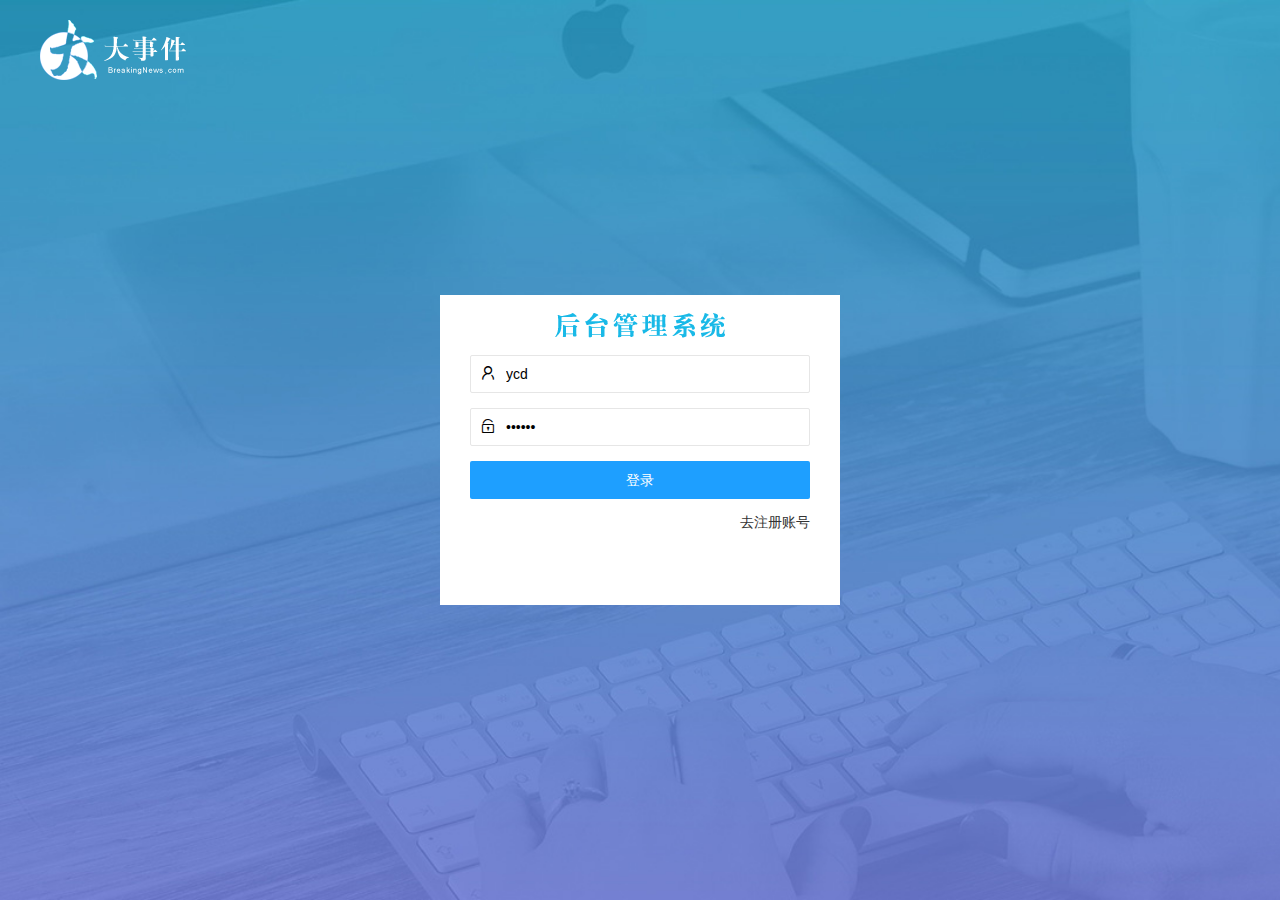
<file: login.html>
<!DOCTYPE html>
<html lang="en">

<head>
    <meta charset="UTF-8">
    <meta http-equiv="X-UA-Compatible" content="IE=edge">
    <meta name="viewport" content="width=device-width, initial-scale=1.0">
    <title>大事件-登录页面</title>
    <!-- 引入 layui 的css -->
    <link rel="stylesheet" href="/assets/lib/layui/css/layui.css">
    <!-- 再引入自己的css -->
    <link rel="stylesheet" href="/assets/css/login.css">
</head>

<body>
    <!-- 头部logo模块 -->
    <div class="layui-main header">
        <img src="/assets/images/logo.png" alt="">
    </div>

    <!-- 登录和注册区域 -->
    <div class="loginAndRegBox">
        <!-- 标题 -->
        <div class="titleBox"></div>
        <!-- 登录 -->
        <div class="login_box">
            <!-- 登录表单 -->
            <form class="layui-form login_form" action="" id="form_login">
                <!-- 用户名 -->
                <div class="layui-form-item">
                    <i class="layui-icon layui-icon-username"></i>
                    <input type="text" name="username" required lay-verify="required" placeholder="请输入用户名"
                        autocomplete="off" class="layui-input" value="ycd">
                </div>
                <!-- 密码 -->
                <div class="layui-form-item">
                    <i class="layui-icon layui-icon-password"></i>
                    <input type="password" name="password" required lay-verify="required|pwd" placeholder="请输入密码"
                        autocomplete="off" class="layui-input" value="123123">
                </div>
                <!-- 提交按钮 -->
                <div class="layui-form-item">
                    <button class="layui-btn layui-btn-fluid layui-btn-normal" lay-submit
                        lay-filter="formDemo">登录</button>
                </div>
                <!-- 跳转链接 -->
                <div class="layui-form-item links">
                    <a href="javascript:;" id="link_reg">去注册账号</a>
                </div>
            </form>
        </div>
        <!-- 注册 -->
        <div class="reg_box">
            <!-- 注册表单 -->
            <form class="layui-form login_form" action="" id="form_reg">
                <!-- 用户名 -->
                <div class="layui-form-item">
                    <i class="layui-icon layui-icon-username"></i>
                    <input type="text" name="username" required lay-verify="required" placeholder="请输入用户名"
                        autocomplete="off" class="layui-input">
                </div>
                <!-- 密码 -->
                <div class="layui-form-item">
                    <i class="layui-icon layui-icon-password"></i>
                    <input type="password" name="password" required lay-verify="required|pwd" placeholder="请输入密码"
                        autocomplete="off" class="layui-input">
                </div>
                <!-- 确认密码 -->
                <div class="layui-form-item">
                    <i class="layui-icon layui-icon-password"></i>
                    <input type="password" name="repassword" required lay-verify="required|pwd|repwd"
                        placeholder="再次确认密码" autocomplete="off" class="layui-input">
                </div>
                <!-- 提交按钮 -->
                <div class="layui-form-item">
                    <button class="layui-btn layui-btn-fluid layui-btn-normal" lay-submit
                        lay-filter="formDemo">注册</button>
                </div>
                <!-- 跳转链接 -->
                <div class="layui-form-item links">
                    <a href="javascript:;" id="link_login">去登录</a>
                </div>
            </form>
        </div>
    </div>
    <!-- 登录和注册区域 end -->



    <!-- 引入layui.all.js -->
    <script src="/assets/lib/layui/layui.all.js"></script>
    <!-- 引入jQuery -->
    <script src="/assets/lib/jquery.js"></script>
    <!-- 在jQuery之后本页面的js之前 引入baseAPI -->
    <script src="./assets/js/baseAPI.js"></script>
    <!-- 引入自己的js -->
    <script src="/assets/js/login.js"></script>
</body>

</html>
</file>
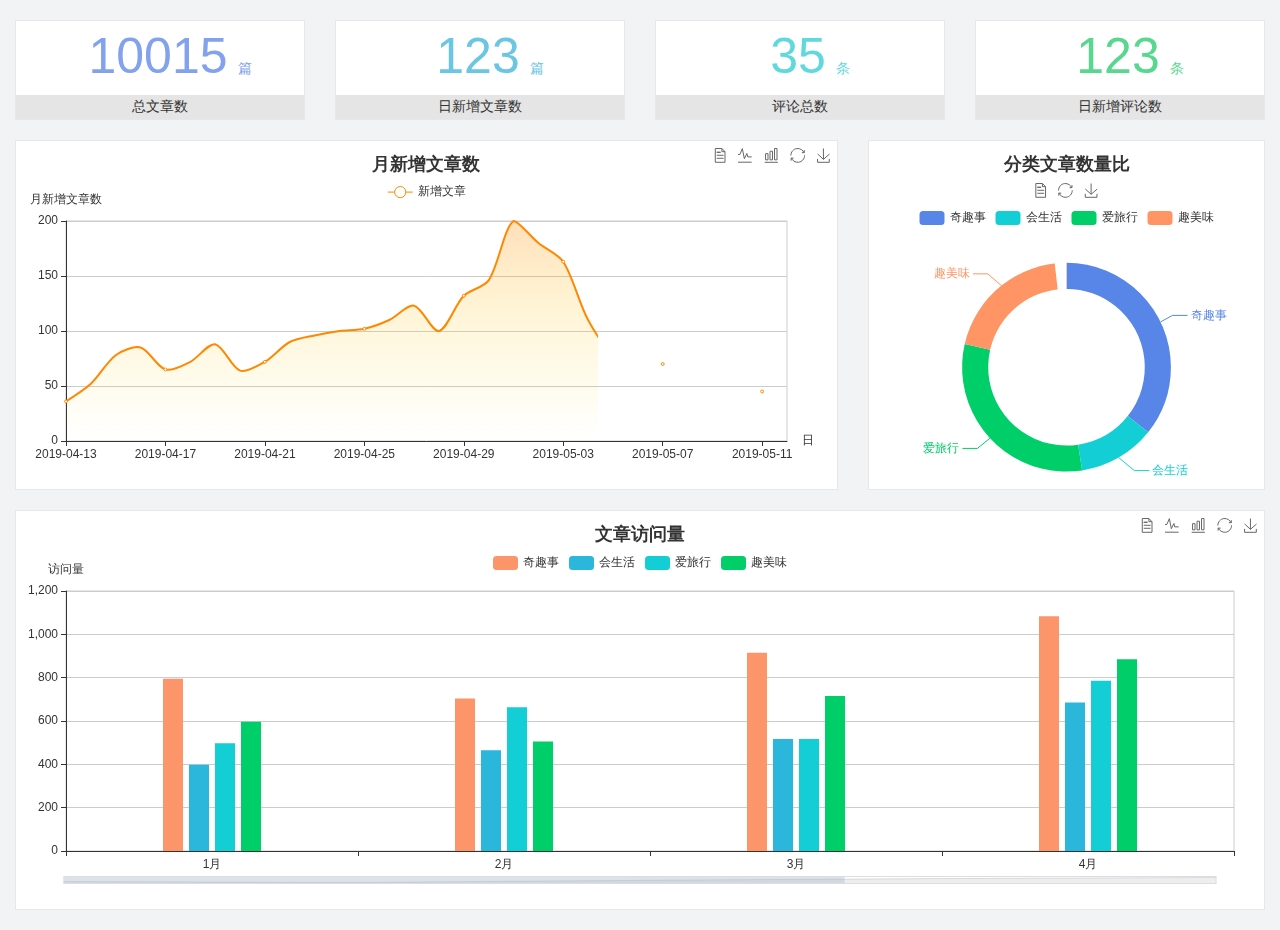
<file: home/dashboard.html>
<!DOCTYPE html>
<html lang="en">

<head>
  <meta charset="UTF-8">
  <meta name="viewport" content="width=device-width, initial-scale=1.0">
  <meta http-equiv="X-UA-Compatible" content="ie=edge">
  <title>图表统计</title>
  <link rel="stylesheet" href="../assets/lib/bootstrap.css" />
  <link rel="stylesheet" href="../assets/lib/main.css" />
  <script src="../assets/lib/jquery.js"></script>
  <script type="text/javascript" src="../assets/lib/echarts.min.js"></script>
</head>

<body>
  <div class="container-fluid">
    <div class="row spannel_list">
      <div class="col-sm-3 col-xs-6">
        <div class="spannel">
          <em>10015</em><span>篇</span>
          <b>总文章数</b>
        </div>
      </div>
      <div class="col-sm-3 col-xs-6">
        <div class="spannel scolor01">
          <em>123</em><span>篇</span>
          <b>日新增文章数</b>
        </div>
      </div>
      <div class="col-sm-3 col-xs-6">
        <div class="spannel scolor02">
          <em>35</em><span>条</span>
          <b>评论总数</b>
        </div>
      </div>
      <div class="col-sm-3 col-xs-6">
        <div class="spannel scolor03">
          <em>123</em><span>条</span>
          <b>日新增评论数</b>
        </div>
      </div>
    </div>
  </div>

  <div class="container-fluid">
    <div class="row curve-pie">
      <div class="col-lg-8 col-md-8">
        <div class="gragh_pannel" id="curve_show"></div>
      </div>
      <div class="col-lg-4 col-md-4">
        <div class="gragh_pannel" id="pie_show"></div>
      </div>
    </div>
  </div>

  <div class="container-fluid">
    <div class="column_pannel" id="column_show"></div>
  </div>

  <script>
    var oChart = echarts.init(document.getElementById('curve_show'));
    var aList_all = [
      { 'count': 36, 'date': '2019-04-13' },
      { 'count': 52, 'date': '2019-04-14' },
      { 'count': 78, 'date': '2019-04-15' },
      { 'count': 85, 'date': '2019-04-16' },
      { 'count': 65, 'date': '2019-04-17' },
      { 'count': 72, 'date': '2019-04-18' },
      { 'count': 88, 'date': '2019-04-19' },
      { 'count': 64, 'date': '2019-04-20' },
      { 'count': 72, 'date': '2019-04-21' },
      { 'count': 90, 'date': '2019-04-22' },
      { 'count': 96, 'date': '2019-04-23' },
      { 'count': 100, 'date': '2019-04-24' },
      { 'count': 102, 'date': '2019-04-25' },
      { 'count': 110, 'date': '2019-04-26' },
      { 'count': 123, 'date': '2019-04-27' },
      { 'count': 100, 'date': '2019-04-28' },
      { 'count': 132, 'date': '2019-04-29' },
      { 'count': 146, 'date': '2019-04-30' },
      { 'count': 200, 'date': '2019-05-01' },
      { 'count': 180, 'date': '2019-05-02' },
      { 'count': 163, 'date': '2019-05-03' },
      { 'count': 110, 'date': '2019-05-04' },
      { 'count': 80, 'date': '2019-05-05' },
      { 'count': 82, 'date': '2019-05-06' },
      { 'count': 70, 'date': '2019-05-07' },
      { 'count': 65, 'date': '2019-05-08' },
      { 'count': 54, 'date': '2019-05-09' },
      { 'count': 40, 'date': '2019-05-10' },
      { 'count': 45, 'date': '2019-05-11' },
      { 'count': 38, 'date': '2019-05-12' },
    ];

    let aCount = [];
    let aDate = [];

    for (var i = 0; i < aList_all.length; i++) {
      aCount.push(aList_all[i].count);
      aDate.push(aList_all[i].date);
    }

    var chartopt = {
      title: {
        text: '月新增文章数',
        left: 'center',
        top: '10'
      },
      tooltip: {
        trigger: 'axis'
      },
      legend: {
        data: ['新增文章'],
        top: '40'
      },
      toolbox: {
        show: true,
        feature: {
          mark: { show: true },
          dataView: { show: true, readOnly: false },
          magicType: { show: true, type: ['line', 'bar'] },
          restore: { show: true },
          saveAsImage: { show: true }
        }
      },
      calculable: true,
      xAxis: [
        {
          name: '日',
          type: 'category',
          boundaryGap: false,
          data: aDate
        }
      ],
      yAxis: [
        {
          name: '月新增文章数',
          type: 'value'
        }
      ],
      series: [
        {
          name: '新增文章',
          type: 'line',
          smooth: true,
          itemStyle: { normal: { areaStyle: { type: 'default' }, color: '#f80' }, lineStyle: { color: '#f80' } },
          data: aCount
        }],
      areaStyle: {
        normal: {
          color: new echarts.graphic.LinearGradient(0, 0, 0, 1, [{
            offset: 0,
            color: 'rgba(255,136,0,0.39)'
          }, {
            offset: .34,
            color: 'rgba(255,180,0,0.25)'
          }, {
            offset: 1,
            color: 'rgba(255,222,0,0.00)'
          }])

        }
      },
      grid: {
        show: true,
        x: 50,
        x2: 50,
        y: 80,
        height: 220
      }
    };

    oChart.setOption(chartopt);


    var oPie = echarts.init(document.getElementById('pie_show'));
    var oPieopt =
    {
      title: {
        top: 10,
        text: '分类文章数量比',
        x: 'center'
      },
      tooltip: {
        trigger: 'item',
        formatter: "{a} <br/>{b} : {c} ({d}%)"
      },
      color: ['#5885e8', '#13cfd5', '#00ce68', '#ff9565'],
      legend: {
        x: 'center',
        top: 65,
        data: ['奇趣事', '会生活', '爱旅行', '趣美味']
      },
      toolbox: {
        show: true,
        x: 'center',
        top: 35,
        feature: {
          mark: { show: true },
          dataView: { show: true, readOnly: false },
          magicType: {
            show: true,
            type: ['pie', 'funnel'],
            option: {
              funnel: {
                x: '25%',
                width: '50%',
                funnelAlign: 'left',
                max: 1548
              }
            }
          },
          restore: { show: true },
          saveAsImage: { show: true }
        }
      },
      calculable: true,
      series: [
        {
          name: '访问来源',
          type: 'pie',
          radius: ['45%', '60%'],
          center: ['50%', '65%'],
          data: [
            { value: 300, name: '奇趣事' },
            { value: 100, name: '会生活' },
            { value: 260, name: '爱旅行' },
            { value: 180, name: '趣美味' }
          ]
        }
      ]
    };
    oPie.setOption(oPieopt);



    var oColumn = this.echarts.init(document.getElementById('column_show'));
    var oColumnopt =
    {
      title: {
        text: '文章访问量',
        left: 'center',
        top: '10'
      },
      tooltip: {
        trigger: 'axis'
      },
      legend: {
        data: ['奇趣事', '会生活', '爱旅行', '趣美味'],
        top: '40'
      },
      toolbox: {
        show: true,
        feature: {
          mark: { show: true },
          dataView: { show: true, readOnly: false },
          magicType: { show: true, type: ['line', 'bar'] },
          restore: { show: true },
          saveAsImage: { show: true }
        }
      },
      calculable: true,
      xAxis: [
        {
          type: 'category',
          data: ['1月', '2月', '3月', '4月', '5月']
        }
      ],
      yAxis: [
        {
          name: '访问量',
          type: 'value'
        }
      ],
      series: [
        {
          name: '奇趣事',
          type: 'bar',
          barWidth: 20,
          itemStyle: {
            normal: { areaStyle: { type: 'default' }, color: '#fd956a' }
          },
          data: [800, 708, 920, 1090, 1200]
        },
        {
          name: '会生活',
          type: 'bar',
          barWidth: 20,
          itemStyle: {
            normal: { areaStyle: { type: 'default' }, color: '#2bb6db' }
          },
          data: [400, 468, 520, 690, 800]
        },
        {
          name: '爱旅行',
          type: 'bar',
          barWidth: 20,
          itemStyle: {
            normal: { areaStyle: { type: 'default' }, color: '#13cfd5' }
          },
          data: [500, 668, 520, 790, 900]
        },
        {
          name: '趣美味',
          type: 'bar',
          barWidth: 20,
          itemStyle: {
            normal: { areaStyle: { type: 'default' }, color: '#00ce68' }
          },
          data: [600, 508, 720, 890, 1000]
        }
      ],
      grid: {
        show: true,
        x: 50,
        x2: 30,
        y: 80,
        height: 260
      },
      dataZoom: [//给x轴设置滚动条
        {
          start: 0,//默认为0
          end: 100 - 1000 / 31,//默认为100
          type: 'slider',
          show: true,
          xAxisIndex: [0],
          handleSize: 0,//滑动条的 左右2个滑动条的大小
          height: 8,//组件高度
          left: 45, //左边的距离
          right: 50,//右边的距离
          bottom: 26,//右边的距离
          handleColor: '#ddd',//h滑动图标的颜色
          handleStyle: {
            borderColor: "#cacaca",
            borderWidth: "1",
            shadowBlur: 2,
            background: "#ddd",
            shadowColor: "#ddd",
          }
        }]
    };
    oColumn.setOption(oColumnopt);
  </script>
</body>

</html>
</file>
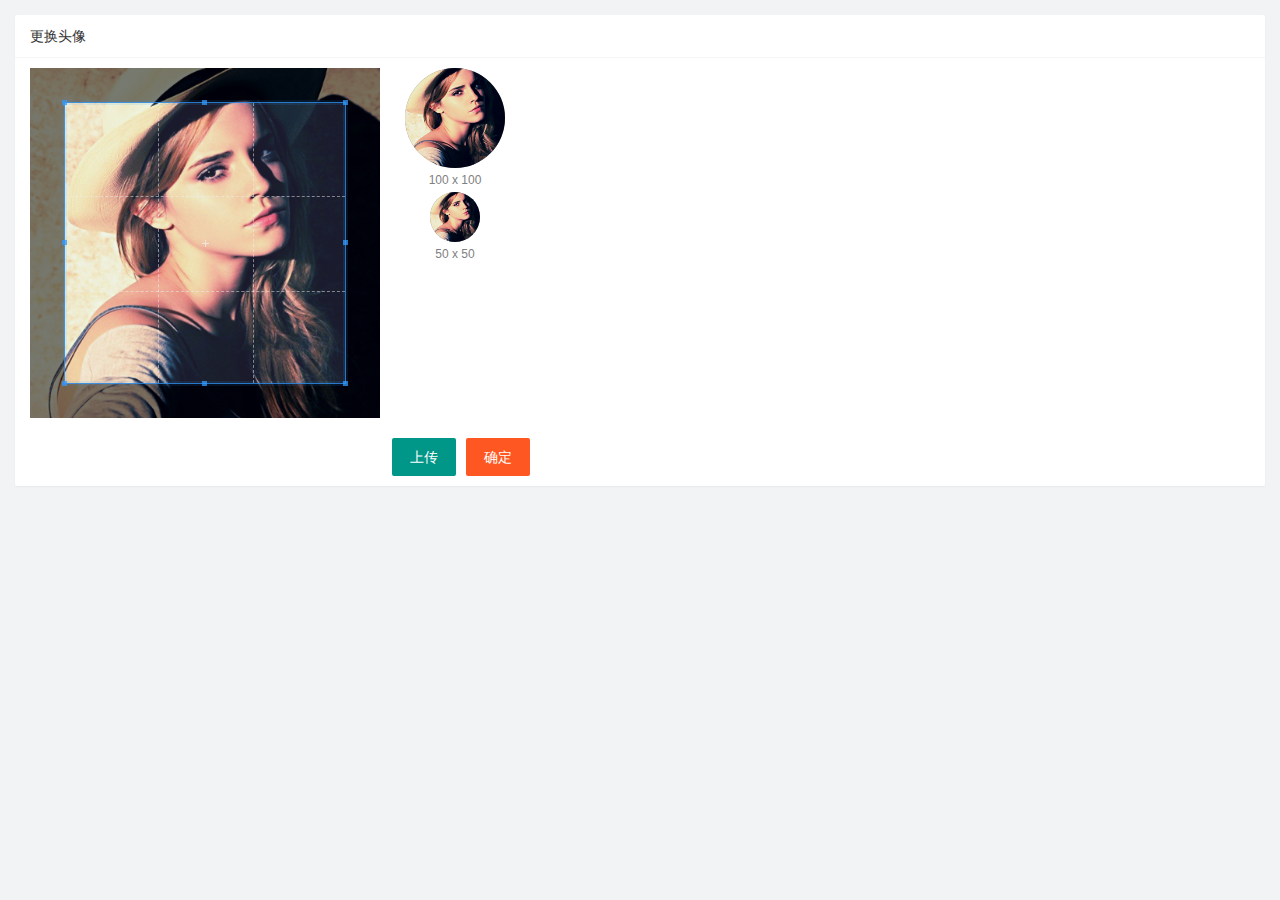
<file: user/user_avatar.html>
<!DOCTYPE html>
<html lang="en">

<head>
    <meta charset="UTF-8">
    <meta http-equiv="X-UA-Compatible" content="IE=edge">
    <meta name="viewport" content="width=device-width, initial-scale=1.0">
    <title>个人中心-更换头像</title>
    <!-- 以入 cropper 样式 -->
    <link rel="stylesheet" href="/assets/lib/cropper/cropper.css">
    <!-- 引入layui css 样式 -->
    <link rel="stylesheet" href="/assets/lib/layui/css/layui.css">
    <!-- 引入自己的样式 -->
    <link rel="stylesheet" href="/assets/css/user/user_avatar.css">
</head>

<body>
    <!-- 卡片区域 -->
    <div class="layui-card">
        <div class="layui-card-header">更换头像</div>
        <div class="layui-card-body">
            <!-- 第一行的图片裁剪和预览区域 -->
            <div class="row1">
                <!-- 图片裁剪区域 -->
                <div class="cropper-box">
                    <!-- 这个 img 标签很重要，将来会把它初始化为裁剪区域 -->
                    <img id="image" src="/assets/images/sample.jpg" />
                </div>
                <!-- 图片的预览区域 -->
                <div class="preview-box">
                    <div>
                        <!-- 宽高为 100px 的预览区域 -->
                        <div class="img-preview w100"></div>
                        <p class="size">100 x 100</p>
                    </div>
                    <div>
                        <!-- 宽高为 50px 的预览区域 -->
                        <div class="img-preview w50"></div>
                        <p class="size">50 x 50</p>
                    </div>
                </div>
            </div>
            <div class="row2">
                <!-- accept 选择文件类型 -->
                <input type="file" id="file" accept="image/png,image/jpeg" />
                <button id="btnChooseImage" type="button" class="layui-btn">上传</button>
                <button id="btnUpload" type="button" class="layui-btn layui-btn-danger">确定</button>
            </div>
        </div>
    </div>


    <!-- 导入layui.all.js -->
    <script src="/assets/lib/layui/layui.all.js"></script>
    <!-- 导入JQuery -->
    <script src="/assets/lib/jquery.js"></script>
    <!-- 引入cropper 的js文件 -->
    <script src="/assets/lib/cropper/Cropper.js"></script>
    <script src="/assets/lib/cropper/jquery-cropper.js"></script>
    <!-- 导入baseApi -->
    <script src="/assets/js/baseAPI.js"></script>
    <!-- 导入本页面的js -->
    <script src="/assets/js/user/user_avatar.js"></script>
</body>

</html>
</file>
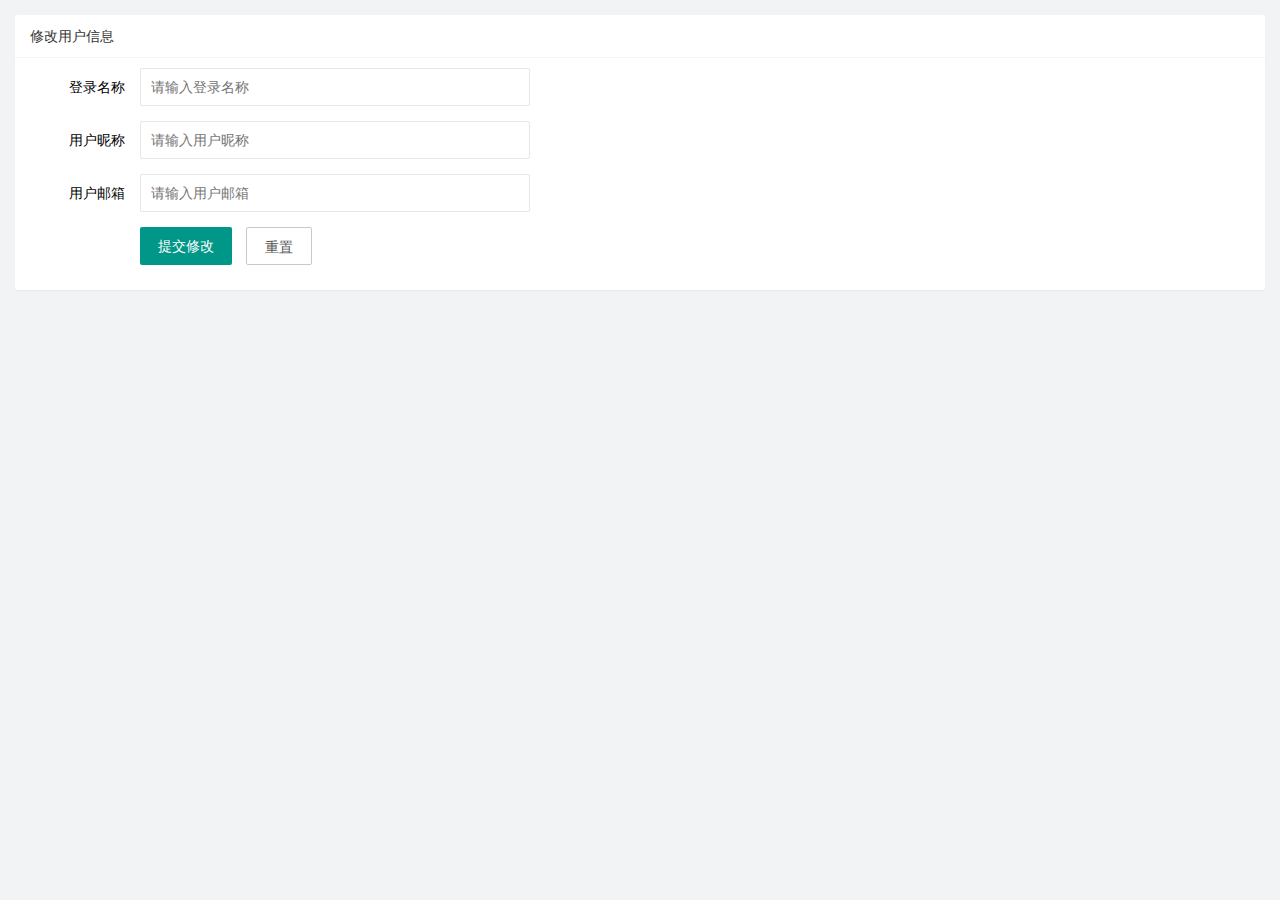
<file: user/user_info.html>
<!DOCTYPE html>
<html lang="en">

<head>
    <meta charset="UTF-8">
    <meta http-equiv="X-UA-Compatible" content="IE=edge">
    <meta name="viewport" content="width=device-width, initial-scale=1.0">
    <title>个人中心-基本资料</title>
    <!-- 引入layui css 样式 -->
    <link rel="stylesheet" href="/assets/lib/layui/css/layui.css">
    <!-- 引入自己的样式 -->
    <link rel="stylesheet" href="/assets/css/user/user_info.css">
</head>

<body>
    <!-- 修改用户信息 -->
    <div class="layui-card">
        <div class="layui-card-header">修改用户信息</div>
        <div class="layui-card-body">
            <!-- 基本资料form表单 -->
            <form class="layui-form" action="" lay-filter="formUserInfo">
                <!-- 隐藏域保存id -->
                <input type="hidden" name="id">
                <!-- 用户名 -->
                <div class="layui-form-item">
                    <label class="layui-form-label">登录名称</label>
                    <div class="layui-input-block">
                        <input type="text" name="username" readonly required lay-verify="required" placeholder="请输入登录名称"
                            autocomplete="off" class="layui-input">
                    </div>
                </div>
                <!-- 用户昵称 -->
                <div class="layui-form-item">
                    <label class="layui-form-label">用户昵称</label>
                    <div class="layui-input-block">
                        <input type="text" name="nickname" required lay-verify="required|nickname" placeholder="请输入用户昵称"
                            autocomplete="off" class="layui-input">
                    </div>
                </div>
                <!-- 用户邮箱 -->
                <div class="layui-form-item">
                    <label class="layui-form-label">用户邮箱</label>
                    <div class="layui-input-block">
                        <input type="text" name="email" required lay-verify="required|email" placeholder="请输入用户邮箱"
                            autocomplete="off" class="layui-input">
                    </div>
                </div>
                <!-- 按钮 -->
                <div class="layui-form-item">
                    <div class="layui-input-block">
                        <button class="layui-btn" lay-submit lay-filter="formDemo">提交修改</button>
                        <button id="btnReset" type="reset" class="layui-btn layui-btn-primary">重置</button>
                    </div>
                </div>
            </form>
        </div>
    </div>



    <!-- 导入layui.all.js -->
    <script src="/assets/lib/layui/layui.all.js"></script>
    <!-- 导入JQuery -->
    <script src="/assets/lib/jquery.js"></script>
    <!-- 导入baseApi -->
    <script src="/assets/js/baseAPI.js"></script>
    <!-- 导入本页面的js -->
    <script src="/assets/js/user/user_info.js"></script>
</body>

</html>
</file>
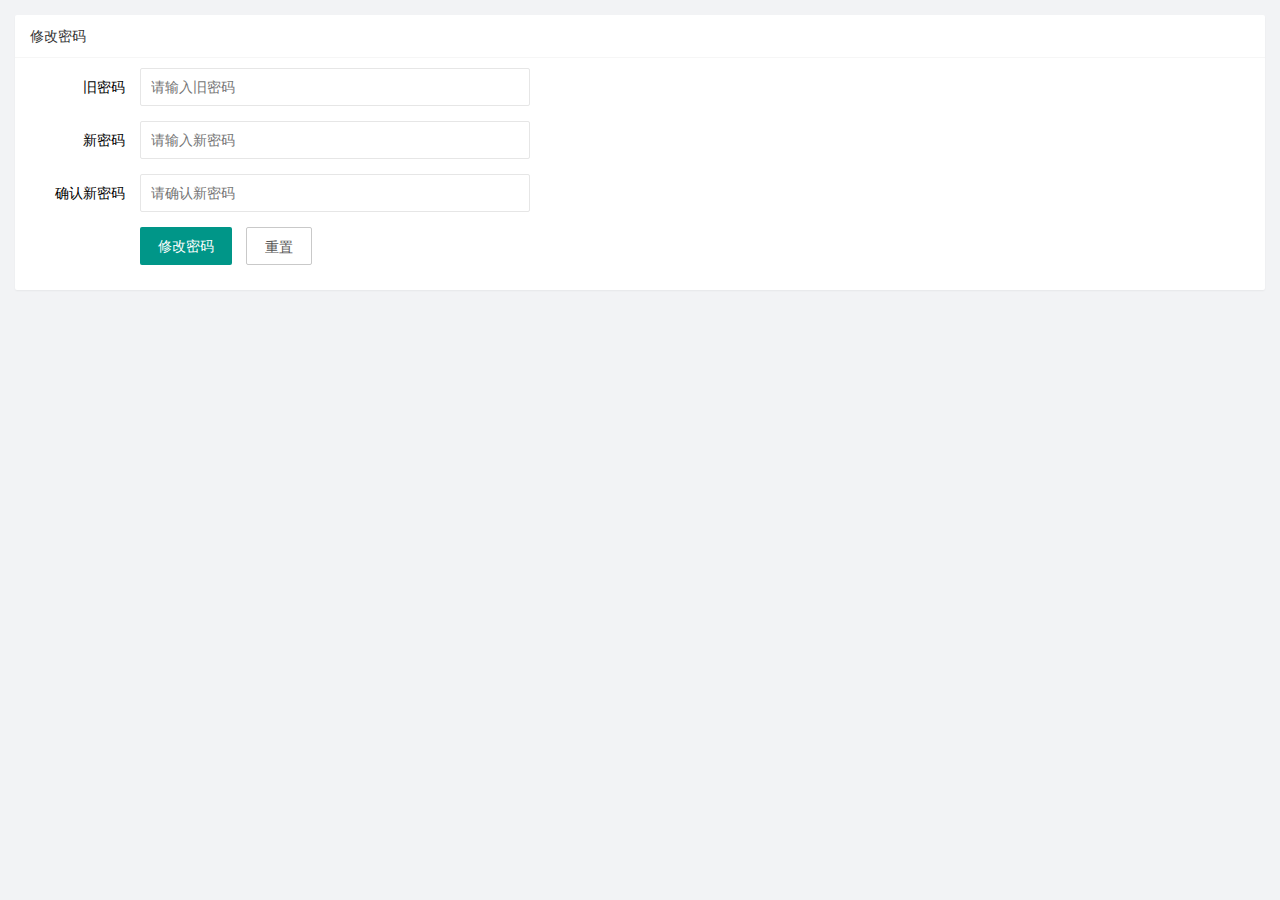
<file: user/user_pwd.html>
<!DOCTYPE html>
<html lang="en">

<head>
    <meta charset="UTF-8">
    <meta http-equiv="X-UA-Compatible" content="IE=edge">
    <meta name="viewport" content="width=device-width, initial-scale=1.0">
    <title>个人中心-修改密码</title>
    <!-- 引入layui 的css -->
    <link rel="stylesheet" href="/assets/lib/layui/css/layui.css">
    <!-- 引入自己的css -->
    <link rel="stylesheet" href="/assets/css/user/user_pwd.css">
</head>

<body>
    <!-- 修改用户密码 -->
    <div class="layui-card">
        <div class="layui-card-header">修改密码</div>
        <div class="layui-card-body">
            <!-- 修改密码form表单 -->
            <form class="layui-form" action="" id="form">
                <!-- 旧密码 -->
                <div class="layui-form-item">
                    <label class="layui-form-label">旧密码</label>
                    <div class="layui-input-block">
                        <input type="password" name="oldPwd" required lay-verify="required|pwd" placeholder="请输入旧密码"
                            autocomplete="off" class="layui-input">
                    </div>
                </div>
                <!-- 新密码 -->
                <div class="layui-form-item">
                    <label class="layui-form-label">新密码</label>
                    <div class="layui-input-block">
                        <input type="password" name="newPwd" required lay-verify="required|pwd|samePwd"
                            placeholder="请输入新密码" autocomplete="off" class="layui-input">
                    </div>
                </div>
                <!-- 确认新密码 -->
                <div class="layui-form-item">
                    <label class="layui-form-label">确认新密码</label>
                    <div class="layui-input-block">
                        <input type="password" name="rePwd" required lay-verify="required|pwd|rePwd"
                            placeholder="请确认新密码" autocomplete="off" class="layui-input">
                    </div>
                </div>
                <!-- 按钮 -->
                <div class="layui-form-item">
                    <div class="layui-input-block">
                        <button class="layui-btn" lay-submit lay-filter="formDemo">修改密码</button>
                        <button id="btnReset" type="reset" class="layui-btn layui-btn-primary">重置</button>
                    </div>
                </div>
            </form>
        </div>
    </div>


    <!-- 导入layui.all.js -->
    <script src="/assets/lib/layui/layui.all.js"></script>
    <!-- 导入JQuery -->
    <script src="/assets/lib/jquery.js"></script>
    <!-- 导入baseApi -->
    <script src="/assets/js/baseAPI.js"></script>
    <!-- 引入自己的js -->
    <script src="/assets/js/user/user_pwd.js"></script>
</body>

</html>
</file>
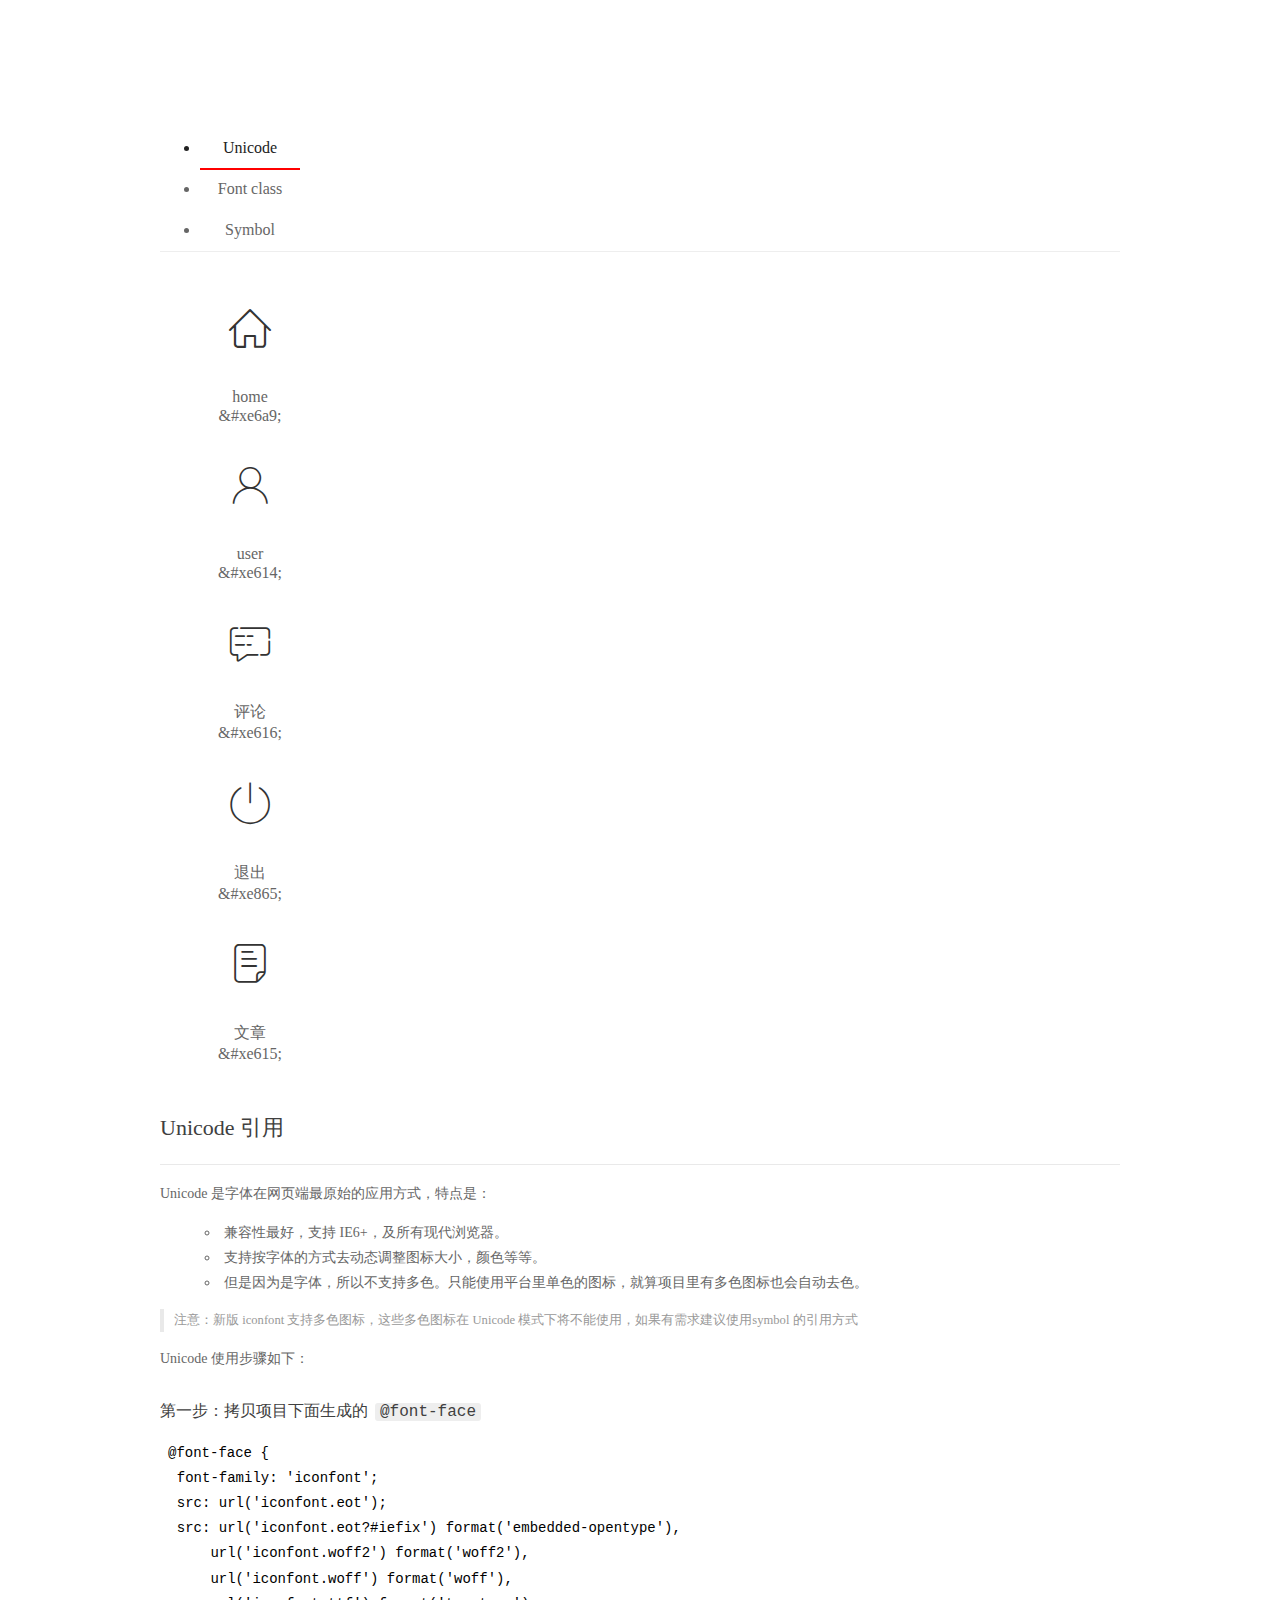
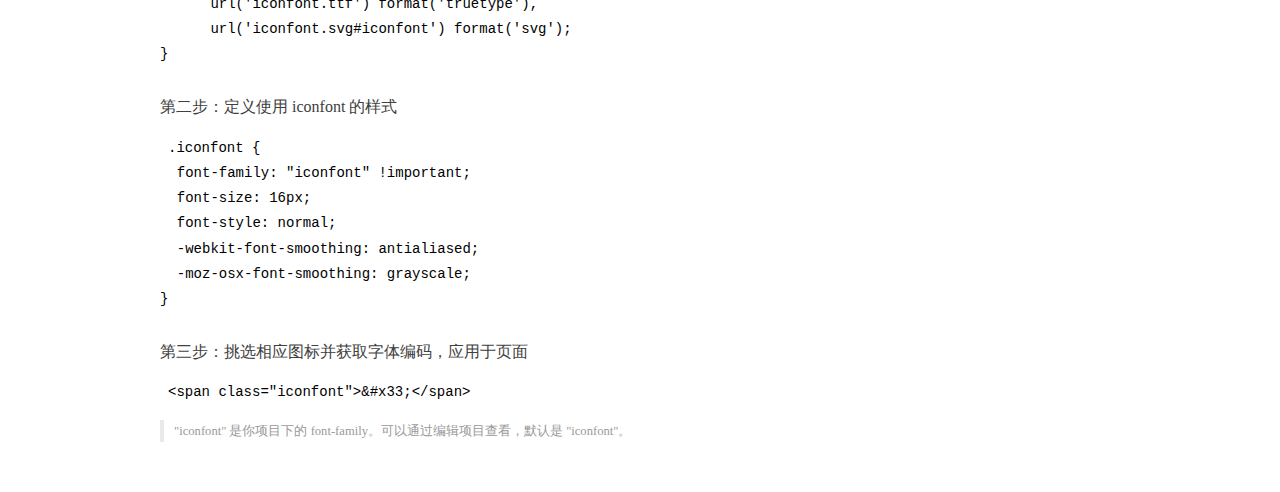
<file: assets/fonts/demo_index.html>
<!DOCTYPE html>
<html>
<head>
  <meta charset="utf-8"/>
  <title>IconFont Demo</title>
  <link rel="shortcut icon" href="https://gtms04.alicdn.com/tps/i4/TB1_oz6GVXXXXaFXpXXJDFnIXXX-64-64.ico" type="image/x-icon"/>
  <link rel="stylesheet" href="https://g.alicdn.com/thx/cube/1.3.2/cube.min.css">
  <link rel="stylesheet" href="demo.css">
  <link rel="stylesheet" href="iconfont.css">
  <script src="iconfont.js"></script>
  <!-- jQuery -->
  <script src="https://a1.alicdn.com/oss/uploads/2018/12/26/7bfddb60-08e8-11e9-9b04-53e73bb6408b.js"></script>
  <!-- 代码高亮 -->
  <script src="https://a1.alicdn.com/oss/uploads/2018/12/26/a3f714d0-08e6-11e9-8a15-ebf944d7534c.js"></script>
</head>
<body>
  <div class="main">
    <h1 class="logo"><a href="https://www.iconfont.cn/" title="iconfont 首页" target="_blank">&#xe86b;</a></h1>
    <div class="nav-tabs">
      <ul id="tabs" class="dib-box">
        <li class="dib active"><span>Unicode</span></li>
        <li class="dib"><span>Font class</span></li>
        <li class="dib"><span>Symbol</span></li>
      </ul>
      
    </div>
    <div class="tab-container">
      <div class="content unicode" style="display: block;">
          <ul class="icon_lists dib-box">
          
            <li class="dib">
              <span class="icon iconfont">&#xe6a9;</span>
                <div class="name">home</div>
                <div class="code-name">&amp;#xe6a9;</div>
              </li>
          
            <li class="dib">
              <span class="icon iconfont">&#xe614;</span>
                <div class="name">user</div>
                <div class="code-name">&amp;#xe614;</div>
              </li>
          
            <li class="dib">
              <span class="icon iconfont">&#xe616;</span>
                <div class="name">评论</div>
                <div class="code-name">&amp;#xe616;</div>
              </li>
          
            <li class="dib">
              <span class="icon iconfont">&#xe865;</span>
                <div class="name">退出</div>
                <div class="code-name">&amp;#xe865;</div>
              </li>
          
            <li class="dib">
              <span class="icon iconfont">&#xe615;</span>
                <div class="name">文章</div>
                <div class="code-name">&amp;#xe615;</div>
              </li>
          
          </ul>
          <div class="article markdown">
          <h2 id="unicode-">Unicode 引用</h2>
          <hr>

          <p>Unicode 是字体在网页端最原始的应用方式，特点是：</p>
          <ul>
            <li>兼容性最好，支持 IE6+，及所有现代浏览器。</li>
            <li>支持按字体的方式去动态调整图标大小，颜色等等。</li>
            <li>但是因为是字体，所以不支持多色。只能使用平台里单色的图标，就算项目里有多色图标也会自动去色。</li>
          </ul>
          <blockquote>
            <p>注意：新版 iconfont 支持多色图标，这些多色图标在 Unicode 模式下将不能使用，如果有需求建议使用symbol 的引用方式</p>
          </blockquote>
          <p>Unicode 使用步骤如下：</p>
          <h3 id="-font-face">第一步：拷贝项目下面生成的 <code>@font-face</code></h3>
<pre><code class="language-css"
>@font-face {
  font-family: 'iconfont';
  src: url('iconfont.eot');
  src: url('iconfont.eot?#iefix') format('embedded-opentype'),
      url('iconfont.woff2') format('woff2'),
      url('iconfont.woff') format('woff'),
      url('iconfont.ttf') format('truetype'),
      url('iconfont.svg#iconfont') format('svg');
}
</code></pre>
          <h3 id="-iconfont-">第二步：定义使用 iconfont 的样式</h3>
<pre><code class="language-css"
>.iconfont {
  font-family: "iconfont" !important;
  font-size: 16px;
  font-style: normal;
  -webkit-font-smoothing: antialiased;
  -moz-osx-font-smoothing: grayscale;
}
</code></pre>
          <h3 id="-">第三步：挑选相应图标并获取字体编码，应用于页面</h3>
<pre>
<code class="language-html"
>&lt;span class="iconfont"&gt;&amp;#x33;&lt;/span&gt;
</code></pre>
          <blockquote>
            <p>"iconfont" 是你项目下的 font-family。可以通过编辑项目查看，默认是 "iconfont"。</p>
          </blockquote>
          </div>
      </div>
      <div class="content font-class">
        <ul class="icon_lists dib-box">
          
          <li class="dib">
            <span class="icon iconfont icon-home"></span>
            <div class="name">
              home
            </div>
            <div class="code-name">.icon-home
            </div>
          </li>
          
          <li class="dib">
            <span class="icon iconfont icon-user"></span>
            <div class="name">
              user
            </div>
            <div class="code-name">.icon-user
            </div>
          </li>
          
          <li class="dib">
            <span class="icon iconfont icon-pinglun"></span>
            <div class="name">
              评论
            </div>
            <div class="code-name">.icon-pinglun
            </div>
          </li>
          
          <li class="dib">
            <span class="icon iconfont icon-tuichu"></span>
            <div class="name">
              退出
            </div>
            <div class="code-name">.icon-tuichu
            </div>
          </li>
          
          <li class="dib">
            <span class="icon iconfont icon-16"></span>
            <div class="name">
              文章
            </div>
            <div class="code-name">.icon-16
            </div>
          </li>
          
        </ul>
        <div class="article markdown">
        <h2 id="font-class-">font-class 引用</h2>
        <hr>

        <p>font-class 是 Unicode 使用方式的一种变种，主要是解决 Unicode 书写不直观，语意不明确的问题。</p>
        <p>与 Unicode 使用方式相比，具有如下特点：</p>
        <ul>
          <li>兼容性良好，支持 IE8+，及所有现代浏览器。</li>
          <li>相比于 Unicode 语意明确，书写更直观。可以很容易分辨这个 icon 是什么。</li>
          <li>因为使用 class 来定义图标，所以当要替换图标时，只需要修改 class 里面的 Unicode 引用。</li>
          <li>不过因为本质上还是使用的字体，所以多色图标还是不支持的。</li>
        </ul>
        <p>使用步骤如下：</p>
        <h3 id="-fontclass-">第一步：引入项目下面生成的 fontclass 代码：</h3>
<pre><code class="language-html">&lt;link rel="stylesheet" href="./iconfont.css"&gt;
</code></pre>
        <h3 id="-">第二步：挑选相应图标并获取类名，应用于页面：</h3>
<pre><code class="language-html">&lt;span class="iconfont icon-xxx"&gt;&lt;/span&gt;
</code></pre>
        <blockquote>
          <p>"
            iconfont" 是你项目下的 font-family。可以通过编辑项目查看，默认是 "iconfont"。</p>
        </blockquote>
      </div>
      </div>
      <div class="content symbol">
          <ul class="icon_lists dib-box">
          
            <li class="dib">
                <svg class="icon svg-icon" aria-hidden="true">
                  <use xlink:href="#icon-home"></use>
                </svg>
                <div class="name">home</div>
                <div class="code-name">#icon-home</div>
            </li>
          
            <li class="dib">
                <svg class="icon svg-icon" aria-hidden="true">
                  <use xlink:href="#icon-user"></use>
                </svg>
                <div class="name">user</div>
                <div class="code-name">#icon-user</div>
            </li>
          
            <li class="dib">
                <svg class="icon svg-icon" aria-hidden="true">
                  <use xlink:href="#icon-pinglun"></use>
                </svg>
                <div class="name">评论</div>
                <div class="code-name">#icon-pinglun</div>
            </li>
          
            <li class="dib">
                <svg class="icon svg-icon" aria-hidden="true">
                  <use xlink:href="#icon-tuichu"></use>
                </svg>
                <div class="name">退出</div>
                <div class="code-name">#icon-tuichu</div>
            </li>
          
            <li class="dib">
                <svg class="icon svg-icon" aria-hidden="true">
                  <use xlink:href="#icon-16"></use>
                </svg>
                <div class="name">文章</div>
                <div class="code-name">#icon-16</div>
            </li>
          
          </ul>
          <div class="article markdown">
          <h2 id="symbol-">Symbol 引用</h2>
          <hr>

          <p>这是一种全新的使用方式，应该说这才是未来的主流，也是平台目前推荐的用法。相关介绍可以参考这篇<a href="">文章</a>
            这种用法其实是做了一个 SVG 的集合，与另外两种相比具有如下特点：</p>
          <ul>
            <li>支持多色图标了，不再受单色限制。</li>
            <li>通过一些技巧，支持像字体那样，通过 <code>font-size</code>, <code>color</code> 来调整样式。</li>
            <li>兼容性较差，支持 IE9+，及现代浏览器。</li>
            <li>浏览器渲染 SVG 的性能一般，还不如 png。</li>
          </ul>
          <p>使用步骤如下：</p>
          <h3 id="-symbol-">第一步：引入项目下面生成的 symbol 代码：</h3>
<pre><code class="language-html">&lt;script src="./iconfont.js"&gt;&lt;/script&gt;
</code></pre>
          <h3 id="-css-">第二步：加入通用 CSS 代码（引入一次就行）：</h3>
<pre><code class="language-html">&lt;style&gt;
.icon {
  width: 1em;
  height: 1em;
  vertical-align: -0.15em;
  fill: currentColor;
  overflow: hidden;
}
&lt;/style&gt;
</code></pre>
          <h3 id="-">第三步：挑选相应图标并获取类名，应用于页面：</h3>
<pre><code class="language-html">&lt;svg class="icon" aria-hidden="true"&gt;
  &lt;use xlink:href="#icon-xxx"&gt;&lt;/use&gt;
&lt;/svg&gt;
</code></pre>
          </div>
      </div>

    </div>
  </div>
  <script>
  $(document).ready(function () {
      $('.tab-container .content:first').show()

      $('#tabs li').click(function (e) {
        var tabContent = $('.tab-container .content')
        var index = $(this).index()

        if ($(this).hasClass('active')) {
          return
        } else {
          $('#tabs li').removeClass('active')
          $(this).addClass('active')

          tabContent.hide().eq(index).fadeIn()
        }
      })
    })
  </script>
</body>
</html>
</file>
<file: assets/lib/layui/css/layui.css>
/** layui-v2.5.5 MIT License By https://www.layui.com */
 .layui-inline,img{display:inline-block;vertical-align:middle}h1,h2,h3,h4,h5,h6{font-weight:400}.layui-edge,.layui-header,.layui-inline,.layui-main{position:relative}.layui-body,.layui-edge,.layui-elip{overflow:hidden}.layui-btn,.layui-edge,.layui-inline,img{vertical-align:middle}.layui-btn,.layui-disabled,.layui-icon,.layui-unselect{-moz-user-select:none;-webkit-user-select:none;-ms-user-select:none}.layui-elip,.layui-form-checkbox span,.layui-form-pane .layui-form-label{text-overflow:ellipsis;white-space:nowrap}.layui-breadcrumb,.layui-tree-btnGroup{visibility:hidden}blockquote,body,button,dd,div,dl,dt,form,h1,h2,h3,h4,h5,h6,input,li,ol,p,pre,td,textarea,th,ul{margin:0;padding:0;-webkit-tap-highlight-color:rgba(0,0,0,0)}a:active,a:hover{outline:0}img{border:none}li{list-style:none}table{border-collapse:collapse;border-spacing:0}h4,h5,h6{font-size:100%}button,input,optgroup,option,select,textarea{font-family:inherit;font-size:inherit;font-style:inherit;font-weight:inherit;outline:0}pre{white-space:pre-wrap;white-space:-moz-pre-wrap;white-space:-pre-wrap;white-space:-o-pre-wrap;word-wrap:break-word}body{line-height:24px;font:14px Helvetica Neue,Helvetica,PingFang SC,Tahoma,Arial,sans-serif}hr{height:1px;margin:10px 0;border:0;clear:both}a{color:#333;text-decoration:none}a:hover{color:#777}a cite{font-style:normal;*cursor:pointer}.layui-border-box,.layui-border-box *{box-sizing:border-box}.layui-box,.layui-box *{box-sizing:content-box}.layui-clear{clear:both;*zoom:1}.layui-clear:after{content:'\20';clear:both;*zoom:1;display:block;height:0}.layui-inline{*display:inline;*zoom:1}.layui-edge{display:inline-block;width:0;height:0;border-width:6px;border-style:dashed;border-color:transparent}.layui-edge-top{top:-4px;border-bottom-color:#999;border-bottom-style:solid}.layui-edge-right{border-left-color:#999;border-left-style:solid}.layui-edge-bottom{top:2px;border-top-color:#999;border-top-style:solid}.layui-edge-left{border-right-color:#999;border-right-style:solid}.layui-disabled,.layui-disabled:hover{color:#d2d2d2!important;cursor:not-allowed!important}.layui-circle{border-radius:100%}.layui-show{display:block!important}.layui-hide{display:none!important}@font-face{font-family:layui-icon;src:url(../font/iconfont.eot?v=250);src:url(../font/iconfont.eot?v=250#iefix) format('embedded-opentype'),url(../font/iconfont.woff2?v=250) format('woff2'),url(../font/iconfont.woff?v=250) format('woff'),url(../font/iconfont.ttf?v=250) format('truetype'),url(../font/iconfont.svg?v=250#layui-icon) format('svg')}.layui-icon{font-family:layui-icon!important;font-size:16px;font-style:normal;-webkit-font-smoothing:antialiased;-moz-osx-font-smoothing:grayscale}.layui-icon-reply-fill:before{content:"\e611"}.layui-icon-set-fill:before{content:"\e614"}.layui-icon-menu-fill:before{content:"\e60f"}.layui-icon-search:before{content:"\e615"}.layui-icon-share:before{content:"\e641"}.layui-icon-set-sm:before{content:"\e620"}.layui-icon-engine:before{content:"\e628"}.layui-icon-close:before{content:"\1006"}.layui-icon-close-fill:before{content:"\1007"}.layui-icon-chart-screen:before{content:"\e629"}.layui-icon-star:before{content:"\e600"}.layui-icon-circle-dot:before{content:"\e617"}.layui-icon-chat:before{content:"\e606"}.layui-icon-release:before{content:"\e609"}.layui-icon-list:before{content:"\e60a"}.layui-icon-chart:before{content:"\e62c"}.layui-icon-ok-circle:before{content:"\1005"}.layui-icon-layim-theme:before{content:"\e61b"}.layui-icon-table:before{content:"\e62d"}.layui-icon-right:before{content:"\e602"}.layui-icon-left:before{content:"\e603"}.layui-icon-cart-simple:before{content:"\e698"}.layui-icon-face-cry:before{content:"\e69c"}.layui-icon-face-smile:before{content:"\e6af"}.layui-icon-survey:before{content:"\e6b2"}.layui-icon-tree:before{content:"\e62e"}.layui-icon-upload-circle:before{content:"\e62f"}.layui-icon-add-circle:before{content:"\e61f"}.layui-icon-download-circle:before{content:"\e601"}.layui-icon-templeate-1:before{content:"\e630"}.layui-icon-util:before{content:"\e631"}.layui-icon-face-surprised:before{content:"\e664"}.layui-icon-edit:before{content:"\e642"}.layui-icon-speaker:before{content:"\e645"}.layui-icon-down:before{content:"\e61a"}.layui-icon-file:before{content:"\e621"}.layui-icon-layouts:before{content:"\e632"}.layui-icon-rate-half:before{content:"\e6c9"}.layui-icon-add-circle-fine:before{content:"\e608"}.layui-icon-prev-circle:before{content:"\e633"}.layui-icon-read:before{content:"\e705"}.layui-icon-404:before{content:"\e61c"}.layui-icon-carousel:before{content:"\e634"}.layui-icon-help:before{content:"\e607"}.layui-icon-code-circle:before{content:"\e635"}.layui-icon-water:before{content:"\e636"}.layui-icon-username:before{content:"\e66f"}.layui-icon-find-fill:before{content:"\e670"}.layui-icon-about:before{content:"\e60b"}.layui-icon-location:before{content:"\e715"}.layui-icon-up:before{content:"\e619"}.layui-icon-pause:before{content:"\e651"}.layui-icon-date:before{content:"\e637"}.layui-icon-layim-uploadfile:before{content:"\e61d"}.layui-icon-delete:before{content:"\e640"}.layui-icon-play:before{content:"\e652"}.layui-icon-top:before{content:"\e604"}.layui-icon-friends:before{content:"\e612"}.layui-icon-refresh-3:before{content:"\e9aa"}.layui-icon-ok:before{content:"\e605"}.layui-icon-layer:before{content:"\e638"}.layui-icon-face-smile-fine:before{content:"\e60c"}.layui-icon-dollar:before{content:"\e659"}.layui-icon-group:before{content:"\e613"}.layui-icon-layim-download:before{content:"\e61e"}.layui-icon-picture-fine:before{content:"\e60d"}.layui-icon-link:before{content:"\e64c"}.layui-icon-diamond:before{content:"\e735"}.layui-icon-log:before{content:"\e60e"}.layui-icon-rate-solid:before{content:"\e67a"}.layui-icon-fonts-del:before{content:"\e64f"}.layui-icon-unlink:before{content:"\e64d"}.layui-icon-fonts-clear:before{content:"\e639"}.layui-icon-triangle-r:before{content:"\e623"}.layui-icon-circle:before{content:"\e63f"}.layui-icon-radio:before{content:"\e643"}.layui-icon-align-center:before{content:"\e647"}.layui-icon-align-right:before{content:"\e648"}.layui-icon-align-left:before{content:"\e649"}.layui-icon-loading-1:before{content:"\e63e"}.layui-icon-return:before{content:"\e65c"}.layui-icon-fonts-strong:before{content:"\e62b"}.layui-icon-upload:before{content:"\e67c"}.layui-icon-dialogue:before{content:"\e63a"}.layui-icon-video:before{content:"\e6ed"}.layui-icon-headset:before{content:"\e6fc"}.layui-icon-cellphone-fine:before{content:"\e63b"}.layui-icon-add-1:before{content:"\e654"}.layui-icon-face-smile-b:before{content:"\e650"}.layui-icon-fonts-html:before{content:"\e64b"}.layui-icon-form:before{content:"\e63c"}.layui-icon-cart:before{content:"\e657"}.layui-icon-camera-fill:before{content:"\e65d"}.layui-icon-tabs:before{content:"\e62a"}.layui-icon-fonts-code:before{content:"\e64e"}.layui-icon-fire:before{content:"\e756"}.layui-icon-set:before{content:"\e716"}.layui-icon-fonts-u:before{content:"\e646"}.layui-icon-triangle-d:before{content:"\e625"}.layui-icon-tips:before{content:"\e702"}.layui-icon-picture:before{content:"\e64a"}.layui-icon-more-vertical:before{content:"\e671"}.layui-icon-flag:before{content:"\e66c"}.layui-icon-loading:before{content:"\e63d"}.layui-icon-fonts-i:before{content:"\e644"}.layui-icon-refresh-1:before{content:"\e666"}.layui-icon-rmb:before{content:"\e65e"}.layui-icon-home:before{content:"\e68e"}.layui-icon-user:before{content:"\e770"}.layui-icon-notice:before{content:"\e667"}.layui-icon-login-weibo:before{content:"\e675"}.layui-icon-voice:before{content:"\e688"}.layui-icon-upload-drag:before{content:"\e681"}.layui-icon-login-qq:before{content:"\e676"}.layui-icon-snowflake:before{content:"\e6b1"}.layui-icon-file-b:before{content:"\e655"}.layui-icon-template:before{content:"\e663"}.layui-icon-auz:before{content:"\e672"}.layui-icon-console:before{content:"\e665"}.layui-icon-app:before{content:"\e653"}.layui-icon-prev:before{content:"\e65a"}.layui-icon-website:before{content:"\e7ae"}.layui-icon-next:before{content:"\e65b"}.layui-icon-component:before{content:"\e857"}.layui-icon-more:before{content:"\e65f"}.layui-icon-login-wechat:before{content:"\e677"}.layui-icon-shrink-right:before{content:"\e668"}.layui-icon-spread-left:before{content:"\e66b"}.layui-icon-camera:before{content:"\e660"}.layui-icon-note:before{content:"\e66e"}.layui-icon-refresh:before{content:"\e669"}.layui-icon-female:before{content:"\e661"}.layui-icon-male:before{content:"\e662"}.layui-icon-password:before{content:"\e673"}.layui-icon-senior:before{content:"\e674"}.layui-icon-theme:before{content:"\e66a"}.layui-icon-tread:before{content:"\e6c5"}.layui-icon-praise:before{content:"\e6c6"}.layui-icon-star-fill:before{content:"\e658"}.layui-icon-rate:before{content:"\e67b"}.layui-icon-template-1:before{content:"\e656"}.layui-icon-vercode:before{content:"\e679"}.layui-icon-cellphone:before{content:"\e678"}.layui-icon-screen-full:before{content:"\e622"}.layui-icon-screen-restore:before{content:"\e758"}.layui-icon-cols:before{content:"\e610"}.layui-icon-export:before{content:"\e67d"}.layui-icon-print:before{content:"\e66d"}.layui-icon-slider:before{content:"\e714"}.layui-icon-addition:before{content:"\e624"}.layui-icon-subtraction:before{content:"\e67e"}.layui-icon-service:before{content:"\e626"}.layui-icon-transfer:before{content:"\e691"}.layui-main{width:1140px;margin:0 auto}.layui-header{z-index:1000;height:60px}.layui-header a:hover{transition:all .5s;-webkit-transition:all .5s}.layui-side{position:fixed;left:0;top:0;bottom:0;z-index:999;width:200px;overflow-x:hidden}.layui-side-scroll{position:relative;width:220px;height:100%;overflow-x:hidden}.layui-body{position:absolute;left:200px;right:0;top:0;bottom:0;z-index:998;width:auto;overflow-y:auto;box-sizing:border-box}.layui-layout-body{overflow:hidden}.layui-layout-admin .layui-header{background-color:#23262E}.layui-layout-admin .layui-side{top:60px;width:200px;overflow-x:hidden}.layui-layout-admin .layui-body{position:fixed;top:60px;bottom:44px}.layui-layout-admin .layui-main{width:auto;margin:0 15px}.layui-layout-admin .layui-footer{position:fixed;left:200px;right:0;bottom:0;height:44px;line-height:44px;padding:0 15px;background-color:#eee}.layui-layout-admin .layui-logo{position:absolute;left:0;top:0;width:200px;height:100%;line-height:60px;text-align:center;color:#009688;font-size:16px}.layui-layout-admin .layui-header .layui-nav{background:0 0}.layui-layout-left{position:absolute!important;left:200px;top:0}.layui-layout-right{position:absolute!important;right:0;top:0}.layui-container{position:relative;margin:0 auto;padding:0 15px;box-sizing:border-box}.layui-fluid{position:relative;margin:0 auto;padding:0 15px}.layui-row:after,.layui-row:before{content:'';display:block;clear:both}.layui-col-lg1,.layui-col-lg10,.layui-col-lg11,.layui-col-lg12,.layui-col-lg2,.layui-col-lg3,.layui-col-lg4,.layui-col-lg5,.layui-col-lg6,.layui-col-lg7,.layui-col-lg8,.layui-col-lg9,.layui-col-md1,.layui-col-md10,.layui-col-md11,.layui-col-md12,.layui-col-md2,.layui-col-md3,.layui-col-md4,.layui-col-md5,.layui-col-md6,.layui-col-md7,.layui-col-md8,.layui-col-md9,.layui-col-sm1,.layui-col-sm10,.layui-col-sm11,.layui-col-sm12,.layui-col-sm2,.layui-col-sm3,.layui-col-sm4,.layui-col-sm5,.layui-col-sm6,.layui-col-sm7,.layui-col-sm8,.layui-col-sm9,.layui-col-xs1,.layui-col-xs10,.layui-col-xs11,.layui-col-xs12,.layui-col-xs2,.layui-col-xs3,.layui-col-xs4,.layui-col-xs5,.layui-col-xs6,.layui-col-xs7,.layui-col-xs8,.layui-col-xs9{position:relative;display:block;box-sizing:border-box}.layui-col-xs1,.layui-col-xs10,.layui-col-xs11,.layui-col-xs12,.layui-col-xs2,.layui-col-xs3,.layui-col-xs4,.layui-col-xs5,.layui-col-xs6,.layui-col-xs7,.layui-col-xs8,.layui-col-xs9{float:left}.layui-col-xs1{width:8.33333333%}.layui-col-xs2{width:16.66666667%}.layui-col-xs3{width:25%}.layui-col-xs4{width:33.33333333%}.layui-col-xs5{width:41.66666667%}.layui-col-xs6{width:50%}.layui-col-xs7{width:58.33333333%}.layui-col-xs8{width:66.66666667%}.layui-col-xs9{width:75%}.layui-col-xs10{width:83.33333333%}.layui-col-xs11{width:91.66666667%}.layui-col-xs12{width:100%}.layui-col-xs-offset1{margin-left:8.33333333%}.layui-col-xs-offset2{margin-left:16.66666667%}.layui-col-xs-offset3{margin-left:25%}.layui-col-xs-offset4{margin-left:33.33333333%}.layui-col-xs-offset5{margin-left:41.66666667%}.layui-col-xs-offset6{margin-left:50%}.layui-col-xs-offset7{margin-left:58.33333333%}.layui-col-xs-offset8{margin-left:66.66666667%}.layui-col-xs-offset9{margin-left:75%}.layui-col-xs-offset10{margin-left:83.33333333%}.layui-col-xs-offset11{margin-left:91.66666667%}.layui-col-xs-offset12{margin-left:100%}@media screen and (max-width:768px){.layui-hide-xs{display:none!important}.layui-show-xs-block{display:block!important}.layui-show-xs-inline{display:inline!important}.layui-show-xs-inline-block{display:inline-block!important}}@media screen and (min-width:768px){.layui-container{width:750px}.layui-hide-sm{display:none!important}.layui-show-sm-block{display:block!important}.layui-show-sm-inline{display:inline!important}.layui-show-sm-inline-block{display:inline-block!important}.layui-col-sm1,.layui-col-sm10,.layui-col-sm11,.layui-col-sm12,.layui-col-sm2,.layui-col-sm3,.layui-col-sm4,.layui-col-sm5,.layui-col-sm6,.layui-col-sm7,.layui-col-sm8,.layui-col-sm9{float:left}.layui-col-sm1{width:8.33333333%}.layui-col-sm2{width:16.66666667%}.layui-col-sm3{width:25%}.layui-col-sm4{width:33.33333333%}.layui-col-sm5{width:41.66666667%}.layui-col-sm6{width:50%}.layui-col-sm7{width:58.33333333%}.layui-col-sm8{width:66.66666667%}.layui-col-sm9{width:75%}.layui-col-sm10{width:83.33333333%}.layui-col-sm11{width:91.66666667%}.layui-col-sm12{width:100%}.layui-col-sm-offset1{margin-left:8.33333333%}.layui-col-sm-offset2{margin-left:16.66666667%}.layui-col-sm-offset3{margin-left:25%}.layui-col-sm-offset4{margin-left:33.33333333%}.layui-col-sm-offset5{margin-left:41.66666667%}.layui-col-sm-offset6{margin-left:50%}.layui-col-sm-offset7{margin-left:58.33333333%}.layui-col-sm-offset8{margin-left:66.66666667%}.layui-col-sm-offset9{margin-left:75%}.layui-col-sm-offset10{margin-left:83.33333333%}.layui-col-sm-offset11{margin-left:91.66666667%}.layui-col-sm-offset12{margin-left:100%}}@media screen and (min-width:992px){.layui-container{width:970px}.layui-hide-md{display:none!important}.layui-show-md-block{display:block!important}.layui-show-md-inline{display:inline!important}.layui-show-md-inline-block{display:inline-block!important}.layui-col-md1,.layui-col-md10,.layui-col-md11,.layui-col-md12,.layui-col-md2,.layui-col-md3,.layui-col-md4,.layui-col-md5,.layui-col-md6,.layui-col-md7,.layui-col-md8,.layui-col-md9{float:left}.layui-col-md1{width:8.33333333%}.layui-col-md2{width:16.66666667%}.layui-col-md3{width:25%}.layui-col-md4{width:33.33333333%}.layui-col-md5{width:41.66666667%}.layui-col-md6{width:50%}.layui-col-md7{width:58.33333333%}.layui-col-md8{width:66.66666667%}.layui-col-md9{width:75%}.layui-col-md10{width:83.33333333%}.layui-col-md11{width:91.66666667%}.layui-col-md12{width:100%}.layui-col-md-offset1{margin-left:8.33333333%}.layui-col-md-offset2{margin-left:16.66666667%}.layui-col-md-offset3{margin-left:25%}.layui-col-md-offset4{margin-left:33.33333333%}.layui-col-md-offset5{margin-left:41.66666667%}.layui-col-md-offset6{margin-left:50%}.layui-col-md-offset7{margin-left:58.33333333%}.layui-col-md-offset8{margin-left:66.66666667%}.layui-col-md-offset9{margin-left:75%}.layui-col-md-offset10{margin-left:83.33333333%}.layui-col-md-offset11{margin-left:91.66666667%}.layui-col-md-offset12{margin-left:100%}}@media screen and (min-width:1200px){.layui-container{width:1170px}.layui-hide-lg{display:none!important}.layui-show-lg-block{display:block!important}.layui-show-lg-inline{display:inline!important}.layui-show-lg-inline-block{display:inline-block!important}.layui-col-lg1,.layui-col-lg10,.layui-col-lg11,.layui-col-lg12,.layui-col-lg2,.layui-col-lg3,.layui-col-lg4,.layui-col-lg5,.layui-col-lg6,.layui-col-lg7,.layui-col-lg8,.layui-col-lg9{float:left}.layui-col-lg1{width:8.33333333%}.layui-col-lg2{width:16.66666667%}.layui-col-lg3{width:25%}.layui-col-lg4{width:33.33333333%}.layui-col-lg5{width:41.66666667%}.layui-col-lg6{width:50%}.layui-col-lg7{width:58.33333333%}.layui-col-lg8{width:66.66666667%}.layui-col-lg9{width:75%}.layui-col-lg10{width:83.33333333%}.layui-col-lg11{width:91.66666667%}.layui-col-lg12{width:100%}.layui-col-lg-offset1{margin-left:8.33333333%}.layui-col-lg-offset2{margin-left:16.66666667%}.layui-col-lg-offset3{margin-left:25%}.layui-col-lg-offset4{margin-left:33.33333333%}.layui-col-lg-offset5{margin-left:41.66666667%}.layui-col-lg-offset6{margin-left:50%}.layui-col-lg-offset7{margin-left:58.33333333%}.layui-col-lg-offset8{margin-left:66.66666667%}.layui-col-lg-offset9{margin-left:75%}.layui-col-lg-offset10{margin-left:83.33333333%}.layui-col-lg-offset11{margin-left:91.66666667%}.layui-col-lg-offset12{margin-left:100%}}.layui-col-space1{margin:-.5px}.layui-col-space1>*{padding:.5px}.layui-col-space3{margin:-1.5px}.layui-col-space3>*{padding:1.5px}.layui-col-space5{margin:-2.5px}.layui-col-space5>*{padding:2.5px}.layui-col-space8{margin:-3.5px}.layui-col-space8>*{padding:3.5px}.layui-col-space10{margin:-5px}.layui-col-space10>*{padding:5px}.layui-col-space12{margin:-6px}.layui-col-space12>*{padding:6px}.layui-col-space15{margin:-7.5px}.layui-col-space15>*{padding:7.5px}.layui-col-space18{margin:-9px}.layui-col-space18>*{padding:9px}.layui-col-space20{margin:-10px}.layui-col-space20>*{padding:10px}.layui-col-space22{margin:-11px}.layui-col-space22>*{padding:11px}.layui-col-space25{margin:-12.5px}.layui-col-space25>*{padding:12.5px}.layui-col-space30{margin:-15px}.layui-col-space30>*{padding:15px}.layui-btn,.layui-input,.layui-select,.layui-textarea,.layui-upload-button{outline:0;-webkit-appearance:none;transition:all .3s;-webkit-transition:all .3s;box-sizing:border-box}.layui-elem-quote{margin-bottom:10px;padding:15px;line-height:22px;border-left:5px solid #009688;border-radius:0 2px 2px 0;background-color:#f2f2f2}.layui-quote-nm{border-style:solid;border-width:1px 1px 1px 5px;background:0 0}.layui-elem-field{margin-bottom:10px;padding:0;border-width:1px;border-style:solid}.layui-elem-field legend{margin-left:20px;padding:0 10px;font-size:20px;font-weight:300}.layui-field-title{margin:10px 0 20px;border-width:1px 0 0}.layui-field-box{padding:10px 15px}.layui-field-title .layui-field-box{padding:10px 0}.layui-progress{position:relative;height:6px;border-radius:20px;background-color:#e2e2e2}.layui-progress-bar{position:absolute;left:0;top:0;width:0;max-width:100%;height:6px;border-radius:20px;text-align:right;background-color:#5FB878;transition:all .3s;-webkit-transition:all .3s}.layui-progress-big,.layui-progress-big .layui-progress-bar{height:18px;line-height:18px}.layui-progress-text{position:relative;top:-20px;line-height:18px;font-size:12px;color:#666}.layui-progress-big .layui-progress-text{position:static;padding:0 10px;color:#fff}.layui-collapse{border-width:1px;border-style:solid;border-radius:2px}.layui-colla-content,.layui-colla-item{border-top-width:1px;border-top-style:solid}.layui-colla-item:first-child{border-top:none}.layui-colla-title{position:relative;height:42px;line-height:42px;padding:0 15px 0 35px;color:#333;background-color:#f2f2f2;cursor:pointer;font-size:14px;overflow:hidden}.layui-colla-content{display:none;padding:10px 15px;line-height:22px;color:#666}.layui-colla-icon{position:absolute;left:15px;top:0;font-size:14px}.layui-card{margin-bottom:15px;border-radius:2px;background-color:#fff;box-shadow:0 1px 2px 0 rgba(0,0,0,.05)}.layui-card:last-child{margin-bottom:0}.layui-card-header{position:relative;height:42px;line-height:42px;padding:0 15px;border-bottom:1px solid #f6f6f6;color:#333;border-radius:2px 2px 0 0;font-size:14px}.layui-bg-black,.layui-bg-blue,.layui-bg-cyan,.layui-bg-green,.layui-bg-orange,.layui-bg-red{color:#fff!important}.layui-card-body{position:relative;padding:10px 15px;line-height:24px}.layui-card-body[pad15]{padding:15px}.layui-card-body[pad20]{padding:20px}.layui-card-body .layui-table{margin:5px 0}.layui-card .layui-tab{margin:0}.layui-panel-window{position:relative;padding:15px;border-radius:0;border-top:5px solid #E6E6E6;background-color:#fff}.layui-auxiliar-moving{position:fixed;left:0;right:0;top:0;bottom:0;width:100%;height:100%;background:0 0;z-index:9999999999}.layui-form-label,.layui-form-mid,.layui-form-select,.layui-input-block,.layui-input-inline,.layui-textarea{position:relative}.layui-bg-red{background-color:#FF5722!important}.layui-bg-orange{background-color:#FFB800!important}.layui-bg-green{background-color:#009688!important}.layui-bg-cyan{background-color:#2F4056!important}.layui-bg-blue{background-color:#1E9FFF!important}.layui-bg-black{background-color:#393D49!important}.layui-bg-gray{background-color:#eee!important;color:#666!important}.layui-badge-rim,.layui-colla-content,.layui-colla-item,.layui-collapse,.layui-elem-field,.layui-form-pane .layui-form-item[pane],.layui-form-pane .layui-form-label,.layui-input,.layui-layedit,.layui-layedit-tool,.layui-quote-nm,.layui-select,.layui-tab-bar,.layui-tab-card,.layui-tab-title,.layui-tab-title .layui-this:after,.layui-textarea{border-color:#e6e6e6}.layui-timeline-item:before,hr{background-color:#e6e6e6}.layui-text{line-height:22px;font-size:14px;color:#666}.layui-text h1,.layui-text h2,.layui-text h3{font-weight:500;color:#333}.layui-text h1{font-size:30px}.layui-text h2{font-size:24px}.layui-text h3{font-size:18px}.layui-text a:not(.layui-btn){color:#01AAED}.layui-text a:not(.layui-btn):hover{text-decoration:underline}.layui-text ul{padding:5px 0 5px 15px}.layui-text ul li{margin-top:5px;list-style-type:disc}.layui-text em,.layui-word-aux{color:#999!important;padding:0 5px!important}.layui-btn{display:inline-block;height:38px;line-height:38px;padding:0 18px;background-color:#009688;color:#fff;white-space:nowrap;text-align:center;font-size:14px;border:none;border-radius:2px;cursor:pointer}.layui-btn:hover{opacity:.8;filter:alpha(opacity=80);color:#fff}.layui-btn:active{opacity:1;filter:alpha(opacity=100)}.layui-btn+.layui-btn{margin-left:10px}.layui-btn-container{font-size:0}.layui-btn-container .layui-btn{margin-right:10px;margin-bottom:10px}.layui-btn-container .layui-btn+.layui-btn{margin-left:0}.layui-table .layui-btn-container .layui-btn{margin-bottom:9px}.layui-btn-radius{border-radius:100px}.layui-btn .layui-icon{margin-right:3px;font-size:18px;vertical-align:bottom;vertical-align:middle\9}.layui-btn-primary{border:1px solid #C9C9C9;background-color:#fff;color:#555}.layui-btn-primary:hover{border-color:#009688;color:#333}.layui-btn-normal{background-color:#1E9FFF}.layui-btn-warm{background-color:#FFB800}.layui-btn-danger{background-color:#FF5722}.layui-btn-checked{background-color:#5FB878}.layui-btn-disabled,.layui-btn-disabled:active,.layui-btn-disabled:hover{border:1px solid #e6e6e6;background-color:#FBFBFB;color:#C9C9C9;cursor:not-allowed;opacity:1}.layui-btn-lg{height:44px;line-height:44px;padding:0 25px;font-size:16px}.layui-btn-sm{height:30px;line-height:30px;padding:0 10px;font-size:12px}.layui-btn-sm i{font-size:16px!important}.layui-btn-xs{height:22px;line-height:22px;padding:0 5px;font-size:12px}.layui-btn-xs i{font-size:14px!important}.layui-btn-group{display:inline-block;vertical-align:middle;font-size:0}.layui-btn-group .layui-btn{margin-left:0!important;margin-right:0!important;border-left:1px solid rgba(255,255,255,.5);border-radius:0}.layui-btn-group .layui-btn-primary{border-left:none}.layui-btn-group .layui-btn-primary:hover{border-color:#C9C9C9;color:#009688}.layui-btn-group .layui-btn:first-child{border-left:none;border-radius:2px 0 0 2px}.layui-btn-group .layui-btn-primary:first-child{border-left:1px solid #c9c9c9}.layui-btn-group .layui-btn:last-child{border-radius:0 2px 2px 0}.layui-btn-group .layui-btn+.layui-btn{margin-left:0}.layui-btn-group+.layui-btn-group{margin-left:10px}.layui-btn-fluid{width:100%}.layui-input,.layui-select,.layui-textarea{height:38px;line-height:1.3;line-height:38px\9;border-width:1px;border-style:solid;background-color:#fff;border-radius:2px}.layui-input::-webkit-input-placeholder,.layui-select::-webkit-input-placeholder,.layui-textarea::-webkit-input-placeholder{line-height:1.3}.layui-input,.layui-textarea{display:block;width:100%;padding-left:10px}.layui-input:hover,.layui-textarea:hover{border-color:#D2D2D2!important}.layui-input:focus,.layui-textarea:focus{border-color:#C9C9C9!important}.layui-textarea{min-height:100px;height:auto;line-height:20px;padding:6px 10px;resize:vertical}.layui-select{padding:0 10px}.layui-form input[type=checkbox],.layui-form input[type=radio],.layui-form select{display:none}.layui-form [lay-ignore]{display:initial}.layui-form-item{margin-bottom:15px;clear:both;*zoom:1}.layui-form-item:after{content:'\20';clear:both;*zoom:1;display:block;height:0}.layui-form-label{float:left;display:block;padding:9px 15px;width:80px;font-weight:400;line-height:20px;text-align:right}.layui-form-label-col{display:block;float:none;padding:9px 0;line-height:20px;text-align:left}.layui-form-item .layui-inline{margin-bottom:5px;margin-right:10px}.layui-input-block{margin-left:110px;min-height:36px}.layui-input-inline{display:inline-block;vertical-align:middle}.layui-form-item .layui-input-inline{float:left;width:190px;margin-right:10px}.layui-form-text .layui-input-inline{width:auto}.layui-form-mid{float:left;display:block;padding:9px 0!important;line-height:20px;margin-right:10px}.layui-form-danger+.layui-form-select .layui-input,.layui-form-danger:focus{border-color:#FF5722!important}.layui-form-select .layui-input{padding-right:30px;cursor:pointer}.layui-form-select .layui-edge{position:absolute;right:10px;top:50%;margin-top:-3px;cursor:pointer;border-width:6px;border-top-color:#c2c2c2;border-top-style:solid;transition:all .3s;-webkit-transition:all .3s}.layui-form-select dl{display:none;position:absolute;left:0;top:42px;padding:5px 0;z-index:899;min-width:100%;border:1px solid #d2d2d2;max-height:300px;overflow-y:auto;background-color:#fff;border-radius:2px;box-shadow:0 2px 4px rgba(0,0,0,.12);box-sizing:border-box}.layui-form-select dl dd,.layui-form-select dl dt{padding:0 10px;line-height:36px;white-space:nowrap;overflow:hidden;text-overflow:ellipsis}.layui-form-select dl dt{font-size:12px;color:#999}.layui-form-select dl dd{cursor:pointer}.layui-form-select dl dd:hover{background-color:#f2f2f2;-webkit-transition:.5s all;transition:.5s all}.layui-form-select .layui-select-group dd{padding-left:20px}.layui-form-select dl dd.layui-select-tips{padding-left:10px!important;color:#999}.layui-form-select dl dd.layui-this{background-color:#5FB878;color:#fff}.layui-form-checkbox,.layui-form-select dl dd.layui-disabled{background-color:#fff}.layui-form-selected dl{display:block}.layui-form-checkbox,.layui-form-checkbox *,.layui-form-switch{display:inline-block;vertical-align:middle}.layui-form-selected .layui-edge{margin-top:-9px;-webkit-transform:rotate(180deg);transform:rotate(180deg);margin-top:-3px\9}:root .layui-form-selected .layui-edge{margin-top:-9px\0/IE9}.layui-form-selectup dl{top:auto;bottom:42px}.layui-select-none{margin:5px 0;text-align:center;color:#999}.layui-select-disabled .layui-disabled{border-color:#eee!important}.layui-select-disabled .layui-edge{border-top-color:#d2d2d2}.layui-form-checkbox{position:relative;height:30px;line-height:30px;margin-right:10px;padding-right:30px;cursor:pointer;font-size:0;-webkit-transition:.1s linear;transition:.1s linear;box-sizing:border-box}.layui-form-checkbox span{padding:0 10px;height:100%;font-size:14px;border-radius:2px 0 0 2px;background-color:#d2d2d2;color:#fff;overflow:hidden}.layui-form-checkbox:hover span{background-color:#c2c2c2}.layui-form-checkbox i{position:absolute;right:0;top:0;width:30px;height:28px;border:1px solid #d2d2d2;border-left:none;border-radius:0 2px 2px 0;color:#fff;font-size:20px;text-align:center}.layui-form-checkbox:hover i{border-color:#c2c2c2;color:#c2c2c2}.layui-form-checked,.layui-form-checked:hover{border-color:#5FB878}.layui-form-checked span,.layui-form-checked:hover span{background-color:#5FB878}.layui-form-checked i,.layui-form-checked:hover i{color:#5FB878}.layui-form-item .layui-form-checkbox{margin-top:4px}.layui-form-checkbox[lay-skin=primary]{height:auto!important;line-height:normal!important;min-width:18px;min-height:18px;border:none!important;margin-right:0;padding-left:28px;padding-right:0;background:0 0}.layui-form-checkbox[lay-skin=primary] span{padding-left:0;padding-right:15px;line-height:18px;background:0 0;color:#666}.layui-form-checkbox[lay-skin=primary] i{right:auto;left:0;width:16px;height:16px;line-height:16px;border:1px solid #d2d2d2;font-size:12px;border-radius:2px;background-color:#fff;-webkit-transition:.1s linear;transition:.1s linear}.layui-form-checkbox[lay-skin=primary]:hover i{border-color:#5FB878;color:#fff}.layui-form-checked[lay-skin=primary] i{border-color:#5FB878!important;background-color:#5FB878;color:#fff}.layui-checkbox-disbaled[lay-skin=primary] span{background:0 0!important;color:#c2c2c2}.layui-checkbox-disbaled[lay-skin=primary]:hover i{border-color:#d2d2d2}.layui-form-item .layui-form-checkbox[lay-skin=primary]{margin-top:10px}.layui-form-switch{position:relative;height:22px;line-height:22px;min-width:35px;padding:0 5px;margin-top:8px;border:1px solid #d2d2d2;border-radius:20px;cursor:pointer;background-color:#fff;-webkit-transition:.1s linear;transition:.1s linear}.layui-form-switch i{position:absolute;left:5px;top:3px;width:16px;height:16px;border-radius:20px;background-color:#d2d2d2;-webkit-transition:.1s linear;transition:.1s linear}.layui-form-switch em{position:relative;top:0;width:25px;margin-left:21px;padding:0!important;text-align:center!important;color:#999!important;font-style:normal!important;font-size:12px}.layui-form-onswitch{border-color:#5FB878;background-color:#5FB878}.layui-checkbox-disbaled,.layui-checkbox-disbaled i{border-color:#e2e2e2!important}.layui-form-onswitch i{left:100%;margin-left:-21px;background-color:#fff}.layui-form-onswitch em{margin-left:5px;margin-right:21px;color:#fff!important}.layui-checkbox-disbaled span{background-color:#e2e2e2!important}.layui-checkbox-disbaled:hover i{color:#fff!important}[lay-radio]{display:none}.layui-form-radio,.layui-form-radio *{display:inline-block;vertical-align:middle}.layui-form-radio{line-height:28px;margin:6px 10px 0 0;padding-right:10px;cursor:pointer;font-size:0}.layui-form-radio *{font-size:14px}.layui-form-radio>i{margin-right:8px;font-size:22px;color:#c2c2c2}.layui-form-radio>i:hover,.layui-form-radioed>i{color:#5FB878}.layui-radio-disbaled>i{color:#e2e2e2!important}.layui-form-pane .layui-form-label{width:110px;padding:8px 15px;height:38px;line-height:20px;border-width:1px;border-style:solid;border-radius:2px 0 0 2px;text-align:center;background-color:#FBFBFB;overflow:hidden;box-sizing:border-box}.layui-form-pane .layui-input-inline{margin-left:-1px}.layui-form-pane .layui-input-block{margin-left:110px;left:-1px}.layui-form-pane .layui-input{border-radius:0 2px 2px 0}.layui-form-pane .layui-form-text .layui-form-label{float:none;width:100%;border-radius:2px;box-sizing:border-box;text-align:left}.layui-form-pane .layui-form-text .layui-input-inline{display:block;margin:0;top:-1px;clear:both}.layui-form-pane .layui-form-text .layui-input-block{margin:0;left:0;top:-1px}.layui-form-pane .layui-form-text .layui-textarea{min-height:100px;border-radius:0 0 2px 2px}.layui-form-pane .layui-form-checkbox{margin:4px 0 4px 10px}.layui-form-pane .layui-form-radio,.layui-form-pane .layui-form-switch{margin-top:6px;margin-left:10px}.layui-form-pane .layui-form-item[pane]{position:relative;border-width:1px;border-style:solid}.layui-form-pane .layui-form-item[pane] .layui-form-label{position:absolute;left:0;top:0;height:100%;border-width:0 1px 0 0}.layui-form-pane .layui-form-item[pane] .layui-input-inline{margin-left:110px}@media screen and (max-width:450px){.layui-form-item .layui-form-label{text-overflow:ellipsis;overflow:hidden;white-space:nowrap}.layui-form-item .layui-inline{display:block;margin-right:0;margin-bottom:20px;clear:both}.layui-form-item .layui-inline:after{content:'\20';clear:both;display:block;height:0}.layui-form-item .layui-input-inline{display:block;float:none;left:-3px;width:auto;margin:0 0 10px 112px}.layui-form-item .layui-input-inline+.layui-form-mid{margin-left:110px;top:-5px;padding:0}.layui-form-item .layui-form-checkbox{margin-right:5px;margin-bottom:5px}}.layui-layedit{border-width:1px;border-style:solid;border-radius:2px}.layui-layedit-tool{padding:3px 5px;border-bottom-width:1px;border-bottom-style:solid;font-size:0}.layedit-tool-fixed{position:fixed;top:0;border-top:1px solid #e2e2e2}.layui-layedit-tool .layedit-tool-mid,.layui-layedit-tool .layui-icon{display:inline-block;vertical-align:middle;text-align:center;font-size:14px}.layui-layedit-tool .layui-icon{position:relative;width:32px;height:30px;line-height:30px;margin:3px 5px;color:#777;cursor:pointer;border-radius:2px}.layui-layedit-tool .layui-icon:hover{color:#393D49}.layui-layedit-tool .layui-icon:active{color:#000}.layui-layedit-tool .layedit-tool-active{background-color:#e2e2e2;color:#000}.layui-layedit-tool .layui-disabled,.layui-layedit-tool .layui-disabled:hover{color:#d2d2d2;cursor:not-allowed}.layui-layedit-tool .layedit-tool-mid{width:1px;height:18px;margin:0 10px;background-color:#d2d2d2}.layedit-tool-html{width:50px!important;font-size:30px!important}.layedit-tool-b,.layedit-tool-code,.layedit-tool-help{font-size:16px!important}.layedit-tool-d,.layedit-tool-face,.layedit-tool-image,.layedit-tool-unlink{font-size:18px!important}.layedit-tool-image input{position:absolute;font-size:0;left:0;top:0;width:100%;height:100%;opacity:.01;filter:Alpha(opacity=1);cursor:pointer}.layui-layedit-iframe iframe{display:block;width:100%}#LAY_layedit_code{overflow:hidden}.layui-laypage{display:inline-block;*display:inline;*zoom:1;vertical-align:middle;margin:10px 0;font-size:0}.layui-laypage>a:first-child,.layui-laypage>a:first-child em{border-radius:2px 0 0 2px}.layui-laypage>a:last-child,.layui-laypage>a:last-child em{border-radius:0 2px 2px 0}.layui-laypage>:first-child{margin-left:0!important}.layui-laypage>:last-child{margin-right:0!important}.layui-laypage a,.layui-laypage button,.layui-laypage input,.layui-laypage select,.layui-laypage span{border:1px solid #e2e2e2}.layui-laypage a,.layui-laypage span{display:inline-block;*display:inline;*zoom:1;vertical-align:middle;padding:0 15px;height:28px;line-height:28px;margin:0 -1px 5px 0;background-color:#fff;color:#333;font-size:12px}.layui-flow-more a *,.layui-laypage input,.layui-table-view select[lay-ignore]{display:inline-block}.layui-laypage a:hover{color:#009688}.layui-laypage em{font-style:normal}.layui-laypage .layui-laypage-spr{color:#999;font-weight:700}.layui-laypage a{text-decoration:none}.layui-laypage .layui-laypage-curr{position:relative}.layui-laypage .layui-laypage-curr em{position:relative;color:#fff}.layui-laypage .layui-laypage-curr .layui-laypage-em{position:absolute;left:-1px;top:-1px;padding:1px;width:100%;height:100%;background-color:#009688}.layui-laypage-em{border-radius:2px}.layui-laypage-next em,.layui-laypage-prev em{font-family:Sim sun;font-size:16px}.layui-laypage .layui-laypage-count,.layui-laypage .layui-laypage-limits,.layui-laypage .layui-laypage-refresh,.layui-laypage .layui-laypage-skip{margin-left:10px;margin-right:10px;padding:0;border:none}.layui-laypage .layui-laypage-limits,.layui-laypage .layui-laypage-refresh{vertical-align:top}.layui-laypage .layui-laypage-refresh i{font-size:18px;cursor:pointer}.layui-laypage select{height:22px;padding:3px;border-radius:2px;cursor:pointer}.layui-laypage .layui-laypage-skip{height:30px;line-height:30px;color:#999}.layui-laypage button,.layui-laypage input{height:30px;line-height:30px;border-radius:2px;vertical-align:top;background-color:#fff;box-sizing:border-box}.layui-laypage input{width:40px;margin:0 10px;padding:0 3px;text-align:center}.layui-laypage input:focus,.layui-laypage select:focus{border-color:#009688!important}.layui-laypage button{margin-left:10px;padding:0 10px;cursor:pointer}.layui-table,.layui-table-view{margin:10px 0}.layui-flow-more{margin:10px 0;text-align:center;color:#999;font-size:14px}.layui-flow-more a{height:32px;line-height:32px}.layui-flow-more a *{vertical-align:top}.layui-flow-more a cite{padding:0 20px;border-radius:3px;background-color:#eee;color:#333;font-style:normal}.layui-flow-more a cite:hover{opacity:.8}.layui-flow-more a i{font-size:30px;color:#737383}.layui-table{width:100%;background-color:#fff;color:#666}.layui-table tr{transition:all .3s;-webkit-transition:all .3s}.layui-table th{text-align:left;font-weight:400}.layui-table tbody tr:hover,.layui-table thead tr,.layui-table-click,.layui-table-header,.layui-table-hover,.layui-table-mend,.layui-table-patch,.layui-table-tool,.layui-table-total,.layui-table-total tr,.layui-table[lay-even] tr:nth-child(even){background-color:#f2f2f2}.layui-table td,.layui-table th,.layui-table-col-set,.layui-table-fixed-r,.layui-table-grid-down,.layui-table-header,.layui-table-page,.layui-table-tips-main,.layui-table-tool,.layui-table-total,.layui-table-view,.layui-table[lay-skin=line],.layui-table[lay-skin=row]{border-width:1px;border-style:solid;border-color:#e6e6e6}.layui-table td,.layui-table th{position:relative;padding:9px 15px;min-height:20px;line-height:20px;font-size:14px}.layui-table[lay-skin=line] td,.layui-table[lay-skin=line] th{border-width:0 0 1px}.layui-table[lay-skin=row] td,.layui-table[lay-skin=row] th{border-width:0 1px 0 0}.layui-table[lay-skin=nob] td,.layui-table[lay-skin=nob] th{border:none}.layui-table img{max-width:100px}.layui-table[lay-size=lg] td,.layui-table[lay-size=lg] th{padding:15px 30px}.layui-table-view .layui-table[lay-size=lg] .layui-table-cell{height:40px;line-height:40px}.layui-table[lay-size=sm] td,.layui-table[lay-size=sm] th{font-size:12px;padding:5px 10px}.layui-table-view .layui-table[lay-size=sm] .layui-table-cell{height:20px;line-height:20px}.layui-table[lay-data]{display:none}.layui-table-box{position:relative;overflow:hidden}.layui-table-view .layui-table{position:relative;width:auto;margin:0}.layui-table-view .layui-table[lay-skin=line]{border-width:0 1px 0 0}.layui-table-view .layui-table[lay-skin=row]{border-width:0 0 1px}.layui-table-view .layui-table td,.layui-table-view .layui-table th{padding:5px 0;border-top:none;border-left:none}.layui-table-view .layui-table th.layui-unselect .layui-table-cell span{cursor:pointer}.layui-table-view .layui-table td{cursor:default}.layui-table-view .layui-table td[data-edit=text]{cursor:text}.layui-table-view .layui-form-checkbox[lay-skin=primary] i{width:18px;height:18px}.layui-table-view .layui-form-radio{line-height:0;padding:0}.layui-table-view .layui-form-radio>i{margin:0;font-size:20px}.layui-table-init{position:absolute;left:0;top:0;width:100%;height:100%;text-align:center;z-index:110}.layui-table-init .layui-icon{position:absolute;left:50%;top:50%;margin:-15px 0 0 -15px;font-size:30px;color:#c2c2c2}.layui-table-header{border-width:0 0 1px;overflow:hidden}.layui-table-header .layui-table{margin-bottom:-1px}.layui-table-tool .layui-inline[lay-event]{position:relative;width:26px;height:26px;padding:5px;line-height:16px;margin-right:10px;text-align:center;color:#333;border:1px solid #ccc;cursor:pointer;-webkit-transition:.5s all;transition:.5s all}.layui-table-tool .layui-inline[lay-event]:hover{border:1px solid #999}.layui-table-tool-temp{padding-right:120px}.layui-table-tool-self{position:absolute;right:17px;top:10px}.layui-table-tool .layui-table-tool-self .layui-inline[lay-event]{margin:0 0 0 10px}.layui-table-tool-panel{position:absolute;top:29px;left:-1px;padding:5px 0;min-width:150px;min-height:40px;border:1px solid #d2d2d2;text-align:left;overflow-y:auto;background-color:#fff;box-shadow:0 2px 4px rgba(0,0,0,.12)}.layui-table-cell,.layui-table-tool-panel li{overflow:hidden;text-overflow:ellipsis;white-space:nowrap}.layui-table-tool-panel li{padding:0 10px;line-height:30px;-webkit-transition:.5s all;transition:.5s all}.layui-table-tool-panel li .layui-form-checkbox[lay-skin=primary]{width:100%;padding-left:28px}.layui-table-tool-panel li:hover{background-color:#f2f2f2}.layui-table-tool-panel li .layui-form-checkbox[lay-skin=primary] i{position:absolute;left:0;top:0}.layui-table-tool-panel li .layui-form-checkbox[lay-skin=primary] span{padding:0}.layui-table-tool .layui-table-tool-self .layui-table-tool-panel{left:auto;right:-1px}.layui-table-col-set{position:absolute;right:0;top:0;width:20px;height:100%;border-width:0 0 0 1px;background-color:#fff}.layui-table-sort{width:10px;height:20px;margin-left:5px;cursor:pointer!important}.layui-table-sort .layui-edge{position:absolute;left:5px;border-width:5px}.layui-table-sort .layui-table-sort-asc{top:3px;border-top:none;border-bottom-style:solid;border-bottom-color:#b2b2b2}.layui-table-sort .layui-table-sort-asc:hover{border-bottom-color:#666}.layui-table-sort .layui-table-sort-desc{bottom:5px;border-bottom:none;border-top-style:solid;border-top-color:#b2b2b2}.layui-table-sort .layui-table-sort-desc:hover{border-top-color:#666}.layui-table-sort[lay-sort=asc] .layui-table-sort-asc{border-bottom-color:#000}.layui-table-sort[lay-sort=desc] .layui-table-sort-desc{border-top-color:#000}.layui-table-cell{height:28px;line-height:28px;padding:0 15px;position:relative;box-sizing:border-box}.layui-table-cell .layui-form-checkbox[lay-skin=primary]{top:-1px;padding:0}.layui-table-cell .layui-table-link{color:#01AAED}.laytable-cell-checkbox,.laytable-cell-numbers,.laytable-cell-radio,.laytable-cell-space{padding:0;text-align:center}.layui-table-body{position:relative;overflow:auto;margin-right:-1px;margin-bottom:-1px}.layui-table-body .layui-none{line-height:26px;padding:15px;text-align:center;color:#999}.layui-table-fixed{position:absolute;left:0;top:0;z-index:101}.layui-table-fixed .layui-table-body{overflow:hidden}.layui-table-fixed-l{box-shadow:0 -1px 8px rgba(0,0,0,.08)}.layui-table-fixed-r{left:auto;right:-1px;border-width:0 0 0 1px;box-shadow:-1px 0 8px rgba(0,0,0,.08)}.layui-table-fixed-r .layui-table-header{position:relative;overflow:visible}.layui-table-mend{position:absolute;right:-49px;top:0;height:100%;width:50px}.layui-table-tool{position:relative;z-index:890;width:100%;min-height:50px;line-height:30px;padding:10px 15px;border-width:0 0 1px}.layui-table-tool .layui-btn-container{margin-bottom:-10px}.layui-table-page,.layui-table-total{border-width:1px 0 0;margin-bottom:-1px;overflow:hidden}.layui-table-page{position:relative;width:100%;padding:7px 7px 0;height:41px;font-size:12px;white-space:nowrap}.layui-table-page>div{height:26px}.layui-table-page .layui-laypage{margin:0}.layui-table-page .layui-laypage a,.layui-table-page .layui-laypage span{height:26px;line-height:26px;margin-bottom:10px;border:none;background:0 0}.layui-table-page .layui-laypage a,.layui-table-page .layui-laypage span.layui-laypage-curr{padding:0 12px}.layui-table-page .layui-laypage span{margin-left:0;padding:0}.layui-table-page .layui-laypage .layui-laypage-prev{margin-left:-7px!important}.layui-table-page .layui-laypage .layui-laypage-curr .layui-laypage-em{left:0;top:0;padding:0}.layui-table-page .layui-laypage button,.layui-table-page .layui-laypage input{height:26px;line-height:26px}.layui-table-page .layui-laypage input{width:40px}.layui-table-page .layui-laypage button{padding:0 10px}.layui-table-page select{height:18px}.layui-table-patch .layui-table-cell{padding:0;width:30px}.layui-table-edit{position:absolute;left:0;top:0;width:100%;height:100%;padding:0 14px 1px;border-radius:0;box-shadow:1px 1px 20px rgba(0,0,0,.15)}.layui-table-edit:focus{border-color:#5FB878!important}select.layui-table-edit{padding:0 0 0 10px;border-color:#C9C9C9}.layui-table-view .layui-form-checkbox,.layui-table-view .layui-form-radio,.layui-table-view .layui-form-switch{top:0;margin:0;box-sizing:content-box}.layui-table-view .layui-form-checkbox{top:-1px;height:26px;line-height:26px}.layui-table-view .layui-form-checkbox i{height:26px}.layui-table-grid .layui-table-cell{overflow:visible}.layui-table-grid-down{position:absolute;top:0;right:0;width:26px;height:100%;padding:5px 0;border-width:0 0 0 1px;text-align:center;background-color:#fff;color:#999;cursor:pointer}.layui-table-grid-down .layui-icon{position:absolute;top:50%;left:50%;margin:-8px 0 0 -8px}.layui-table-grid-down:hover{background-color:#fbfbfb}body .layui-table-tips .layui-layer-content{background:0 0;padding:0;box-shadow:0 1px 6px rgba(0,0,0,.12)}.layui-table-tips-main{margin:-44px 0 0 -1px;max-height:150px;padding:8px 15px;font-size:14px;overflow-y:scroll;background-color:#fff;color:#666}.layui-table-tips-c{position:absolute;right:-3px;top:-13px;width:20px;height:20px;padding:3px;cursor:pointer;background-color:#666;border-radius:50%;color:#fff}.layui-table-tips-c:hover{background-color:#777}.layui-table-tips-c:before{position:relative;right:-2px}.layui-upload-file{display:none!important;opacity:.01;filter:Alpha(opacity=1)}.layui-upload-drag,.layui-upload-form,.layui-upload-wrap{display:inline-block}.layui-upload-list{margin:10px 0}.layui-upload-choose{padding:0 10px;color:#999}.layui-upload-drag{position:relative;padding:30px;border:1px dashed #e2e2e2;background-color:#fff;text-align:center;cursor:pointer;color:#999}.layui-upload-drag .layui-icon{font-size:50px;color:#009688}.layui-upload-drag[lay-over]{border-color:#009688}.layui-upload-iframe{position:absolute;width:0;height:0;border:0;visibility:hidden}.layui-upload-wrap{position:relative;vertical-align:middle}.layui-upload-wrap .layui-upload-file{display:block!important;position:absolute;left:0;top:0;z-index:10;font-size:100px;width:100%;height:100%;opacity:.01;filter:Alpha(opacity=1);cursor:pointer}.layui-transfer-active,.layui-transfer-box{display:inline-block;vertical-align:middle}.layui-transfer-box,.layui-transfer-header,.layui-transfer-search{border-width:0;border-style:solid;border-color:#e6e6e6}.layui-transfer-box{position:relative;border-width:1px;width:200px;height:360px;border-radius:2px;background-color:#fff}.layui-transfer-box .layui-form-checkbox{width:100%;margin:0!important}.layui-transfer-header{height:38px;line-height:38px;padding:0 10px;border-bottom-width:1px}.layui-transfer-search{position:relative;padding:10px;border-bottom-width:1px}.layui-transfer-search .layui-input{height:32px;padding-left:30px;font-size:12px}.layui-transfer-search .layui-icon-search{position:absolute;left:20px;top:50%;margin-top:-8px;color:#666}.layui-transfer-active{margin:0 15px}.layui-transfer-active .layui-btn{display:block;margin:0;padding:0 15px;background-color:#5FB878;border-color:#5FB878;color:#fff}.layui-transfer-active .layui-btn-disabled{background-color:#FBFBFB;border-color:#e6e6e6;color:#C9C9C9}.layui-transfer-active .layui-btn:first-child{margin-bottom:15px}.layui-transfer-active .layui-btn .layui-icon{margin:0;font-size:14px!important}.layui-transfer-data{padding:5px 0;overflow:auto}.layui-transfer-data li{height:32px;line-height:32px;padding:0 10px}.layui-transfer-data li:hover{background-color:#f2f2f2;transition:.5s all}.layui-transfer-data .layui-none{padding:15px 10px;text-align:center;color:#999}.layui-nav{position:relative;padding:0 20px;background-color:#393D49;color:#fff;border-radius:2px;font-size:0;box-sizing:border-box}.layui-nav *{font-size:14px}.layui-nav .layui-nav-item{position:relative;display:inline-block;*display:inline;*zoom:1;vertical-align:middle;line-height:60px}.layui-nav .layui-nav-item a{display:block;padding:0 20px;color:#fff;color:rgba(255,255,255,.7);transition:all .3s;-webkit-transition:all .3s}.layui-nav .layui-this:after,.layui-nav-bar,.layui-nav-tree .layui-nav-itemed:after{position:absolute;left:0;top:0;width:0;height:5px;background-color:#5FB878;transition:all .2s;-webkit-transition:all .2s}.layui-nav-bar{z-index:1000}.layui-nav .layui-nav-item a:hover,.layui-nav .layui-this a{color:#fff}.layui-nav .layui-this:after{content:'';top:auto;bottom:0;width:100%}.layui-nav-img{width:30px;height:30px;margin-right:10px;border-radius:50%}.layui-nav .layui-nav-more{content:'';width:0;height:0;border-style:solid dashed dashed;border-color:#fff transparent transparent;overflow:hidden;cursor:pointer;transition:all .2s;-webkit-transition:all .2s;position:absolute;top:50%;right:3px;margin-top:-3px;border-width:6px;border-top-color:rgba(255,255,255,.7)}.layui-nav .layui-nav-mored,.layui-nav-itemed>a .layui-nav-more{margin-top:-9px;border-style:dashed dashed solid;border-color:transparent transparent #fff}.layui-nav-child{display:none;position:absolute;left:0;top:65px;min-width:100%;line-height:36px;padding:5px 0;box-shadow:0 2px 4px rgba(0,0,0,.12);border:1px solid #d2d2d2;background-color:#fff;z-index:100;border-radius:2px;white-space:nowrap}.layui-nav .layui-nav-child a{color:#333}.layui-nav .layui-nav-child a:hover{background-color:#f2f2f2;color:#000}.layui-nav-child dd{position:relative}.layui-nav .layui-nav-child dd.layui-this a,.layui-nav-child dd.layui-this{background-color:#5FB878;color:#fff}.layui-nav-child dd.layui-this:after{display:none}.layui-nav-tree{width:200px;padding:0}.layui-nav-tree .layui-nav-item{display:block;width:100%;line-height:45px}.layui-nav-tree .layui-nav-item a{position:relative;height:45px;line-height:45px;text-overflow:ellipsis;overflow:hidden;white-space:nowrap}.layui-nav-tree .layui-nav-item a:hover{background-color:#4E5465}.layui-nav-tree .layui-nav-bar{width:5px;height:0;background-color:#009688}.layui-nav-tree .layui-nav-child dd.layui-this,.layui-nav-tree .layui-nav-child dd.layui-this a,.layui-nav-tree .layui-this,.layui-nav-tree .layui-this>a,.layui-nav-tree .layui-this>a:hover{background-color:#009688;color:#fff}.layui-nav-tree .layui-this:after{display:none}.layui-nav-itemed>a,.layui-nav-tree .layui-nav-title a,.layui-nav-tree .layui-nav-title a:hover{color:#fff!important}.layui-nav-tree .layui-nav-child{position:relative;z-index:0;top:0;border:none;box-shadow:none}.layui-nav-tree .layui-nav-child a{height:40px;line-height:40px;color:#fff;color:rgba(255,255,255,.7)}.layui-nav-tree .layui-nav-child,.layui-nav-tree .layui-nav-child a:hover{background:0 0;color:#fff}.layui-nav-tree .layui-nav-more{right:10px}.layui-nav-itemed>.layui-nav-child{display:block;padding:0;background-color:rgba(0,0,0,.3)!important}.layui-nav-itemed>.layui-nav-child>.layui-this>.layui-nav-child{display:block}.layui-nav-side{position:fixed;top:0;bottom:0;left:0;overflow-x:hidden;z-index:999}.layui-bg-blue .layui-nav-bar,.layui-bg-blue .layui-nav-itemed:after,.layui-bg-blue .layui-this:after{background-color:#93D1FF}.layui-bg-blue .layui-nav-child dd.layui-this{background-color:#1E9FFF}.layui-bg-blue .layui-nav-itemed>a,.layui-nav-tree.layui-bg-blue .layui-nav-title a,.layui-nav-tree.layui-bg-blue .layui-nav-title a:hover{background-color:#007DDB!important}.layui-breadcrumb{font-size:0}.layui-breadcrumb>*{font-size:14px}.layui-breadcrumb a{color:#999!important}.layui-breadcrumb a:hover{color:#5FB878!important}.layui-breadcrumb a cite{color:#666;font-style:normal}.layui-breadcrumb span[lay-separator]{margin:0 10px;color:#999}.layui-tab{margin:10px 0;text-align:left!important}.layui-tab[overflow]>.layui-tab-title{overflow:hidden}.layui-tab-title{position:relative;left:0;height:40px;white-space:nowrap;font-size:0;border-bottom-width:1px;border-bottom-style:solid;transition:all .2s;-webkit-transition:all .2s}.layui-tab-title li{display:inline-block;*display:inline;*zoom:1;vertical-align:middle;font-size:14px;transition:all .2s;-webkit-transition:all .2s;position:relative;line-height:40px;min-width:65px;padding:0 15px;text-align:center;cursor:pointer}.layui-tab-title li a{display:block}.layui-tab-title .layui-this{color:#000}.layui-tab-title .layui-this:after{position:absolute;left:0;top:0;content:'';width:100%;height:41px;border-width:1px;border-style:solid;border-bottom-color:#fff;border-radius:2px 2px 0 0;box-sizing:border-box;pointer-events:none}.layui-tab-bar{position:absolute;right:0;top:0;z-index:10;width:30px;height:39px;line-height:39px;border-width:1px;border-style:solid;border-radius:2px;text-align:center;background-color:#fff;cursor:pointer}.layui-tab-bar .layui-icon{position:relative;display:inline-block;top:3px;transition:all .3s;-webkit-transition:all .3s}.layui-tab-item{display:none}.layui-tab-more{padding-right:30px;height:auto!important;white-space:normal!important}.layui-tab-more li.layui-this:after{border-bottom-color:#e2e2e2;border-radius:2px}.layui-tab-more .layui-tab-bar .layui-icon{top:-2px;top:3px\9;-webkit-transform:rotate(180deg);transform:rotate(180deg)}:root .layui-tab-more .layui-tab-bar .layui-icon{top:-2px\0/IE9}.layui-tab-content{padding:10px}.layui-tab-title li .layui-tab-close{position:relative;display:inline-block;width:18px;height:18px;line-height:20px;margin-left:8px;top:1px;text-align:center;font-size:14px;color:#c2c2c2;transition:all .2s;-webkit-transition:all .2s}.layui-tab-title li .layui-tab-close:hover{border-radius:2px;background-color:#FF5722;color:#fff}.layui-tab-brief>.layui-tab-title .layui-this{color:#009688}.layui-tab-brief>.layui-tab-more li.layui-this:after,.layui-tab-brief>.layui-tab-title .layui-this:after{border:none;border-radius:0;border-bottom:2px solid #5FB878}.layui-tab-brief[overflow]>.layui-tab-title .layui-this:after{top:-1px}.layui-tab-card{border-width:1px;border-style:solid;border-radius:2px;box-shadow:0 2px 5px 0 rgba(0,0,0,.1)}.layui-tab-card>.layui-tab-title{background-color:#f2f2f2}.layui-tab-card>.layui-tab-title li{margin-right:-1px;margin-left:-1px}.layui-tab-card>.layui-tab-title .layui-this{background-color:#fff}.layui-tab-card>.layui-tab-title .layui-this:after{border-top:none;border-width:1px;border-bottom-color:#fff}.layui-tab-card>.layui-tab-title .layui-tab-bar{height:40px;line-height:40px;border-radius:0;border-top:none;border-right:none}.layui-tab-card>.layui-tab-more .layui-this{background:0 0;color:#5FB878}.layui-tab-card>.layui-tab-more .layui-this:after{border:none}.layui-timeline{padding-left:5px}.layui-timeline-item{position:relative;padding-bottom:20px}.layui-timeline-axis{position:absolute;left:-5px;top:0;z-index:10;width:20px;height:20px;line-height:20px;background-color:#fff;color:#5FB878;border-radius:50%;text-align:center;cursor:pointer}.layui-timeline-axis:hover{color:#FF5722}.layui-timeline-item:before{content:'';position:absolute;left:5px;top:0;z-index:0;width:1px;height:100%}.layui-timeline-item:last-child:before{display:none}.layui-timeline-item:first-child:before{display:block}.layui-timeline-content{padding-left:25px}.layui-timeline-title{position:relative;margin-bottom:10px}.layui-badge,.layui-badge-dot,.layui-badge-rim{position:relative;display:inline-block;padding:0 6px;font-size:12px;text-align:center;background-color:#FF5722;color:#fff;border-radius:2px}.layui-badge{height:18px;line-height:18px}.layui-badge-dot{width:8px;height:8px;padding:0;border-radius:50%}.layui-badge-rim{height:18px;line-height:18px;border-width:1px;border-style:solid;background-color:#fff;color:#666}.layui-btn .layui-badge,.layui-btn .layui-badge-dot{margin-left:5px}.layui-nav .layui-badge,.layui-nav .layui-badge-dot{position:absolute;top:50%;margin:-8px 6px 0}.layui-tab-title .layui-badge,.layui-tab-title .layui-badge-dot{left:5px;top:-2px}.layui-carousel{position:relative;left:0;top:0;background-color:#f8f8f8}.layui-carousel>[carousel-item]{position:relative;width:100%;height:100%;overflow:hidden}.layui-carousel>[carousel-item]:before{position:absolute;content:'\e63d';left:50%;top:50%;width:100px;line-height:20px;margin:-10px 0 0 -50px;text-align:center;color:#c2c2c2;font-family:layui-icon!important;font-size:30px;font-style:normal;-webkit-font-smoothing:antialiased;-moz-osx-font-smoothing:grayscale}.layui-carousel>[carousel-item]>*{display:none;position:absolute;left:0;top:0;width:100%;height:100%;background-color:#f8f8f8;transition-duration:.3s;-webkit-transition-duration:.3s}.layui-carousel-updown>*{-webkit-transition:.3s ease-in-out up;transition:.3s ease-in-out up}.layui-carousel-arrow{display:none\9;opacity:0;position:absolute;left:10px;top:50%;margin-top:-18px;width:36px;height:36px;line-height:36px;text-align:center;font-size:20px;border:0;border-radius:50%;background-color:rgba(0,0,0,.2);color:#fff;-webkit-transition-duration:.3s;transition-duration:.3s;cursor:pointer}.layui-carousel-arrow[lay-type=add]{left:auto!important;right:10px}.layui-carousel:hover .layui-carousel-arrow[lay-type=add],.layui-carousel[lay-arrow=always] .layui-carousel-arrow[lay-type=add]{right:20px}.layui-carousel[lay-arrow=always] .layui-carousel-arrow{opacity:1;left:20px}.layui-carousel[lay-arrow=none] .layui-carousel-arrow{display:none}.layui-carousel-arrow:hover,.layui-carousel-ind ul:hover{background-color:rgba(0,0,0,.35)}.layui-carousel:hover .layui-carousel-arrow{display:block\9;opacity:1;left:20px}.layui-carousel-ind{position:relative;top:-35px;width:100%;line-height:0!important;text-align:center;font-size:0}.layui-carousel[lay-indicator=outside]{margin-bottom:30px}.layui-carousel[lay-indicator=outside] .layui-carousel-ind{top:10px}.layui-carousel[lay-indicator=outside] .layui-carousel-ind ul{background-color:rgba(0,0,0,.5)}.layui-carousel[lay-indicator=none] .layui-carousel-ind{display:none}.layui-carousel-ind ul{display:inline-block;padding:5px;background-color:rgba(0,0,0,.2);border-radius:10px;-webkit-transition-duration:.3s;transition-duration:.3s}.layui-carousel-ind li{display:inline-block;width:10px;height:10px;margin:0 3px;font-size:14px;background-color:#e2e2e2;background-color:rgba(255,255,255,.5);border-radius:50%;cursor:pointer;-webkit-transition-duration:.3s;transition-duration:.3s}.layui-carousel-ind li:hover{background-color:rgba(255,255,255,.7)}.layui-carousel-ind li.layui-this{background-color:#fff}.layui-carousel>[carousel-item]>.layui-carousel-next,.layui-carousel>[carousel-item]>.layui-carousel-prev,.layui-carousel>[carousel-item]>.layui-this{display:block}.layui-carousel>[carousel-item]>.layui-this{left:0}.layui-carousel>[carousel-item]>.layui-carousel-prev{left:-100%}.layui-carousel>[carousel-item]>.layui-carousel-next{left:100%}.layui-carousel>[carousel-item]>.layui-carousel-next.layui-carousel-left,.layui-carousel>[carousel-item]>.layui-carousel-prev.layui-carousel-right{left:0}.layui-carousel>[carousel-item]>.layui-this.layui-carousel-left{left:-100%}.layui-carousel>[carousel-item]>.layui-this.layui-carousel-right{left:100%}.layui-carousel[lay-anim=updown] .layui-carousel-arrow{left:50%!important;top:20px;margin:0 0 0 -18px}.layui-carousel[lay-anim=updown]>[carousel-item]>*,.layui-carousel[lay-anim=fade]>[carousel-item]>*{left:0!important}.layui-carousel[lay-anim=updown] .layui-carousel-arrow[lay-type=add]{top:auto!important;bottom:20px}.layui-carousel[lay-anim=updown] .layui-carousel-ind{position:absolute;top:50%;right:20px;width:auto;height:auto}.layui-carousel[lay-anim=updown] .layui-carousel-ind ul{padding:3px 5px}.layui-carousel[lay-anim=updown] .layui-carousel-ind li{display:block;margin:6px 0}.layui-carousel[lay-anim=updown]>[carousel-item]>.layui-this{top:0}.layui-carousel[lay-anim=updown]>[carousel-item]>.layui-carousel-prev{top:-100%}.layui-carousel[lay-anim=updown]>[carousel-item]>.layui-carousel-next{top:100%}.layui-carousel[lay-anim=updown]>[carousel-item]>.layui-carousel-next.layui-carousel-left,.layui-carousel[lay-anim=updown]>[carousel-item]>.layui-carousel-prev.layui-carousel-right{top:0}.layui-carousel[lay-anim=updown]>[carousel-item]>.layui-this.layui-carousel-left{top:-100%}.layui-carousel[lay-anim=updown]>[carousel-item]>.layui-this.layui-carousel-right{top:100%}.layui-carousel[lay-anim=fade]>[carousel-item]>.layui-carousel-next,.layui-carousel[lay-anim=fade]>[carousel-item]>.layui-carousel-prev{opacity:0}.layui-carousel[lay-anim=fade]>[carousel-item]>.layui-carousel-next.layui-carousel-left,.layui-carousel[lay-anim=fade]>[carousel-item]>.layui-carousel-prev.layui-carousel-right{opacity:1}.layui-carousel[lay-anim=fade]>[carousel-item]>.layui-this.layui-carousel-left,.layui-carousel[lay-anim=fade]>[carousel-item]>.layui-this.layui-carousel-right{opacity:0}.layui-fixbar{position:fixed;right:15px;bottom:15px;z-index:999999}.layui-fixbar li{width:50px;height:50px;line-height:50px;margin-bottom:1px;text-align:center;cursor:pointer;font-size:30px;background-color:#9F9F9F;color:#fff;border-radius:2px;opacity:.95}.layui-fixbar li:hover{opacity:.85}.layui-fixbar li:active{opacity:1}.layui-fixbar .layui-fixbar-top{display:none;font-size:40px}body .layui-util-face{border:none;background:0 0}body .layui-util-face .layui-layer-content{padding:0;background-color:#fff;color:#666;box-shadow:none}.layui-util-face .layui-layer-TipsG{display:none}.layui-util-face ul{position:relative;width:372px;padding:10px;border:1px solid #D9D9D9;background-color:#fff;box-shadow:0 0 20px rgba(0,0,0,.2)}.layui-util-face ul li{cursor:pointer;float:left;border:1px solid #e8e8e8;height:22px;width:26px;overflow:hidden;margin:-1px 0 0 -1px;padding:4px 2px;text-align:center}.layui-util-face ul li:hover{position:relative;z-index:2;border:1px solid #eb7350;background:#fff9ec}.layui-code{position:relative;margin:10px 0;padding:15px;line-height:20px;border:1px solid #ddd;border-left-width:6px;background-color:#F2F2F2;color:#333;font-family:Courier New;font-size:12px}.layui-rate,.layui-rate *{display:inline-block;vertical-align:middle}.layui-rate{padding:10px 5px 10px 0;font-size:0}.layui-rate li i.layui-icon{font-size:20px;color:#FFB800;margin-right:5px;transition:all .3s;-webkit-transition:all .3s}.layui-rate li i:hover{cursor:pointer;transform:scale(1.12);-webkit-transform:scale(1.12)}.layui-rate[readonly] li i:hover{cursor:default;transform:scale(1)}.layui-colorpicker{width:26px;height:26px;border:1px solid #e6e6e6;padding:5px;border-radius:2px;line-height:24px;display:inline-block;cursor:pointer;transition:all .3s;-webkit-transition:all .3s}.layui-colorpicker:hover{border-color:#d2d2d2}.layui-colorpicker.layui-colorpicker-lg{width:34px;height:34px;line-height:32px}.layui-colorpicker.layui-colorpicker-sm{width:24px;height:24px;line-height:22px}.layui-colorpicker.layui-colorpicker-xs{width:22px;height:22px;line-height:20px}.layui-colorpicker-trigger-bgcolor{display:block;background:url([data-uri]);border-radius:2px}.layui-colorpicker-trigger-span{display:block;height:100%;box-sizing:border-box;border:1px solid rgba(0,0,0,.15);border-radius:2px;text-align:center}.layui-colorpicker-trigger-i{display:inline-block;color:#FFF;font-size:12px}.layui-colorpicker-trigger-i.layui-icon-close{color:#999}.layui-colorpicker-main{position:absolute;z-index:66666666;width:280px;padding:7px;background:#FFF;border:1px solid #d2d2d2;border-radius:2px;box-shadow:0 2px 4px rgba(0,0,0,.12)}.layui-colorpicker-main-wrapper{height:180px;position:relative}.layui-colorpicker-basis{width:260px;height:100%;position:relative}.layui-colorpicker-basis-white{width:100%;height:100%;position:absolute;top:0;left:0;background:linear-gradient(90deg,#FFF,hsla(0,0%,100%,0))}.layui-colorpicker-basis-black{width:100%;height:100%;position:absolute;top:0;left:0;background:linear-gradient(0deg,#000,transparent)}.layui-colorpicker-basis-cursor{width:10px;height:10px;border:1px solid #FFF;border-radius:50%;position:absolute;top:-3px;right:-3px;cursor:pointer}.layui-colorpicker-side{position:absolute;top:0;right:0;width:12px;height:100%;background:linear-gradient(red,#FF0,#0F0,#0FF,#00F,#F0F,red)}.layui-colorpicker-side-slider{width:100%;height:5px;box-shadow:0 0 1px #888;box-sizing:border-box;background:#FFF;border-radius:1px;border:1px solid #f0f0f0;cursor:pointer;position:absolute;left:0}.layui-colorpicker-main-alpha{display:none;height:12px;margin-top:7px;background:url([data-uri])}.layui-colorpicker-alpha-bgcolor{height:100%;position:relative}.layui-colorpicker-alpha-slider{width:5px;height:100%;box-shadow:0 0 1px #888;box-sizing:border-box;background:#FFF;border-radius:1px;border:1px solid #f0f0f0;cursor:pointer;position:absolute;top:0}.layui-colorpicker-main-pre{padding-top:7px;font-size:0}.layui-colorpicker-pre{width:20px;height:20px;border-radius:2px;display:inline-block;margin-left:6px;margin-bottom:7px;cursor:pointer}.layui-colorpicker-pre:nth-child(11n+1){margin-left:0}.layui-colorpicker-pre-isalpha{background:url([data-uri])}.layui-colorpicker-pre.layui-this{box-shadow:0 0 3px 2px rgba(0,0,0,.15)}.layui-colorpicker-pre>div{height:100%;border-radius:2px}.layui-colorpicker-main-input{text-align:right;padding-top:7px}.layui-colorpicker-main-input .layui-btn-container .layui-btn{margin:0 0 0 10px}.layui-colorpicker-main-input div.layui-inline{float:left;margin-right:10px;font-size:14px}.layui-colorpicker-main-input input.layui-input{width:150px;height:30px;color:#666}.layui-slider{height:4px;background:#e2e2e2;border-radius:3px;position:relative;cursor:pointer}.layui-slider-bar{border-radius:3px;position:absolute;height:100%}.layui-slider-step{position:absolute;top:0;width:4px;height:4px;border-radius:50%;background:#FFF;-webkit-transform:translateX(-50%);transform:translateX(-50%)}.layui-slider-wrap{width:36px;height:36px;position:absolute;top:-16px;-webkit-transform:translateX(-50%);transform:translateX(-50%);z-index:10;text-align:center}.layui-slider-wrap-btn{width:12px;height:12px;border-radius:50%;background:#FFF;display:inline-block;vertical-align:middle;cursor:pointer;transition:.3s}.layui-slider-wrap:after{content:"";height:100%;display:inline-block;vertical-align:middle}.layui-slider-wrap-btn.layui-slider-hover,.layui-slider-wrap-btn:hover{transform:scale(1.2)}.layui-slider-wrap-btn.layui-disabled:hover{transform:scale(1)!important}.layui-slider-tips{position:absolute;top:-42px;z-index:66666666;white-space:nowrap;display:none;-webkit-transform:translateX(-50%);transform:translateX(-50%);color:#FFF;background:#000;border-radius:3px;height:25px;line-height:25px;padding:0 10px}.layui-slider-tips:after{content:'';position:absolute;bottom:-12px;left:50%;margin-left:-6px;width:0;height:0;border-width:6px;border-style:solid;border-color:#000 transparent transparent}.layui-slider-input{width:70px;height:32px;border:1px solid #e6e6e6;border-radius:3px;font-size:16px;line-height:32px;position:absolute;right:0;top:-15px}.layui-slider-input-btn{display:none;position:absolute;top:0;right:0;width:20px;height:100%;border-left:1px solid #d2d2d2}.layui-slider-input-btn i{cursor:pointer;position:absolute;right:0;bottom:0;width:20px;height:50%;font-size:12px;line-height:16px;text-align:center;color:#999}.layui-slider-input-btn i:first-child{top:0;border-bottom:1px solid #d2d2d2}.layui-slider-input-txt{height:100%;font-size:14px}.layui-slider-input-txt input{height:100%;border:none}.layui-slider-input-btn i:hover{color:#009688}.layui-slider-vertical{width:4px;margin-left:34px}.layui-slider-vertical .layui-slider-bar{width:4px}.layui-slider-vertical .layui-slider-step{top:auto;left:0;-webkit-transform:translateY(50%);transform:translateY(50%)}.layui-slider-vertical .layui-slider-wrap{top:auto;left:-16px;-webkit-transform:translateY(50%);transform:translateY(50%)}.layui-slider-vertical .layui-slider-tips{top:auto;left:2px}@media \0screen{.layui-slider-wrap-btn{margin-left:-20px}.layui-slider-vertical .layui-slider-wrap-btn{margin-left:0;margin-bottom:-20px}.layui-slider-vertical .layui-slider-tips{margin-left:-8px}.layui-slider>span{margin-left:8px}}.layui-tree{line-height:22px}.layui-tree .layui-form-checkbox{margin:0!important}.layui-tree-set{width:100%;position:relative}.layui-tree-pack{display:none;padding-left:20px;position:relative}.layui-tree-iconClick,.layui-tree-main{display:inline-block;vertical-align:middle}.layui-tree-line .layui-tree-pack{padding-left:27px}.layui-tree-line .layui-tree-set .layui-tree-set:after{content:'';position:absolute;top:14px;left:-9px;width:17px;height:0;border-top:1px dotted #c0c4cc}.layui-tree-entry{position:relative;padding:3px 0;height:20px;white-space:nowrap}.layui-tree-entry:hover{background-color:#eee}.layui-tree-line .layui-tree-entry:hover{background-color:rgba(0,0,0,0)}.layui-tree-line .layui-tree-entry:hover .layui-tree-txt{color:#999;text-decoration:underline;transition:.3s}.layui-tree-main{cursor:pointer;padding-right:10px}.layui-tree-line .layui-tree-set:before{content:'';position:absolute;top:0;left:-9px;width:0;height:100%;border-left:1px dotted #c0c4cc}.layui-tree-line .layui-tree-set.layui-tree-setLineShort:before{height:13px}.layui-tree-line .layui-tree-set.layui-tree-setHide:before{height:0}.layui-tree-iconClick{position:relative;height:20px;line-height:20px;margin:0 10px;color:#c0c4cc}.layui-tree-icon{height:12px;line-height:12px;width:12px;text-align:center;border:1px solid #c0c4cc}.layui-tree-iconClick .layui-icon{font-size:18px}.layui-tree-icon .layui-icon{font-size:12px;color:#666}.layui-tree-iconArrow{padding:0 5px}.layui-tree-iconArrow:after{content:'';position:absolute;left:4px;top:3px;z-index:100;width:0;height:0;border-width:5px;border-style:solid;border-color:transparent transparent transparent #c0c4cc;transition:.5s}.layui-tree-btnGroup,.layui-tree-editInput{position:relative;vertical-align:middle;display:inline-block}.layui-tree-spread>.layui-tree-entry>.layui-tree-iconClick>.layui-tree-iconArrow:after{transform:rotate(90deg) translate(3px,4px)}.layui-tree-txt{display:inline-block;vertical-align:middle;color:#555}.layui-tree-search{margin-bottom:15px;color:#666}.layui-tree-btnGroup .layui-icon{display:inline-block;vertical-align:middle;padding:0 2px;cursor:pointer}.layui-tree-btnGroup .layui-icon:hover{color:#999;transition:.3s}.layui-tree-entry:hover .layui-tree-btnGroup{visibility:visible}.layui-tree-editInput{height:20px;line-height:20px;padding:0 3px;border:none;background-color:rgba(0,0,0,.05)}.layui-tree-emptyText{text-align:center;color:#999}.layui-anim{-webkit-animation-duration:.3s;animation-duration:.3s;-webkit-animation-fill-mode:both;animation-fill-mode:both}.layui-anim.layui-icon{display:inline-block}.layui-anim-loop{-webkit-animation-iteration-count:infinite;animation-iteration-count:infinite}.layui-trans,.layui-trans a{transition:all .3s;-webkit-transition:all .3s}@-webkit-keyframes layui-rotate{from{-webkit-transform:rotate(0)}to{-webkit-transform:rotate(360deg)}}@keyframes layui-rotate{from{transform:rotate(0)}to{transform:rotate(360deg)}}.layui-anim-rotate{-webkit-animation-name:layui-rotate;animation-name:layui-rotate;-webkit-animation-duration:1s;animation-duration:1s;-webkit-animation-timing-function:linear;animation-timing-function:linear}@-webkit-keyframes layui-up{from{-webkit-transform:translate3d(0,100%,0);opacity:.3}to{-webkit-transform:translate3d(0,0,0);opacity:1}}@keyframes layui-up{from{transform:translate3d(0,100%,0);opacity:.3}to{transform:translate3d(0,0,0);opacity:1}}.layui-anim-up{-webkit-animation-name:layui-up;animation-name:layui-up}@-webkit-keyframes layui-upbit{from{-webkit-transform:translate3d(0,30px,0);opacity:.3}to{-webkit-transform:translate3d(0,0,0);opacity:1}}@keyframes layui-upbit{from{transform:translate3d(0,30px,0);opacity:.3}to{transform:translate3d(0,0,0);opacity:1}}.layui-anim-upbit{-webkit-animation-name:layui-upbit;animation-name:layui-upbit}@-webkit-keyframes layui-scale{0%{opacity:.3;-webkit-transform:scale(.5)}100%{opacity:1;-webkit-transform:scale(1)}}@keyframes layui-scale{0%{opacity:.3;-ms-transform:scale(.5);transform:scale(.5)}100%{opacity:1;-ms-transform:scale(1);transform:scale(1)}}.layui-anim-scale{-webkit-animation-name:layui-scale;animation-name:layui-scale}@-webkit-keyframes layui-scale-spring{0%{opacity:.5;-webkit-transform:scale(.5)}80%{opacity:.8;-webkit-transform:scale(1.1)}100%{opacity:1;-webkit-transform:scale(1)}}@keyframes layui-scale-spring{0%{opacity:.5;transform:scale(.5)}80%{opacity:.8;transform:scale(1.1)}100%{opacity:1;transform:scale(1)}}.layui-anim-scaleSpring{-webkit-animation-name:layui-scale-spring;animation-name:layui-scale-spring}@-webkit-keyframes layui-fadein{0%{opacity:0}100%{opacity:1}}@keyframes layui-fadein{0%{opacity:0}100%{opacity:1}}.layui-anim-fadein{-webkit-animation-name:layui-fadein;animation-name:layui-fadein}@-webkit-keyframes layui-fadeout{0%{opacity:1}100%{opacity:0}}@keyframes layui-fadeout{0%{opacity:1}100%{opacity:0}}.layui-anim-fadeout{-webkit-animation-name:layui-fadeout;animation-name:layui-fadeout}
</file>
<file: assets/css/login.css>
/* 清除内外边距 */
*{
    margin: 0;
    padding: 0;
}
/* 设置背景图片 */
body,html {
    width: 100%;
    height: 100%;
    background: url("../images/login_bg.jpg") no-repeat;
    background-size: cover;
    overflow: hidden;
}

/* 头部模块 */
.header {
    width: 1200px;
    margin-top: 20px;
}

/* 登录注册模块 */
.loginAndRegBox {
    position: fixed;
    width: 400px;
    height: 310px;
    background-color: #fff;
    top: 50%;
    left: 50%;
    transform: translate(-50%,-50%);

}

/* 登录标题 */
.loginAndRegBox .titleBox {
    height: 60px;
    /* 设置为背景图片 不平铺 然后居中 center */
    background: url("../images/login_title.png") no-repeat center;
}
/* 注册页面隐藏 */
.loginAndRegBox .reg_box {
    display: none;
}

/* form表单 */
.loginAndRegBox .login_form {
    padding: 0 30px;
}
/* a 链接 */
.loginAndRegBox .links {
    display: flex;
    justify-content: flex-end;
}

.loginAndRegBox .layui-form-item {
    position: relative;
}

.loginAndRegBox .layui-icon {
    position: absolute;
    top: 10px;
    left: 10px;
}
.layui-input {
    padding-left: 35px;
}

/* 登录注册模块结束 */
</file>
<file: assets/lib/main.css>
body{
    font-family:'MicroSoft YaHei';
    background-color: #f2f3f5;
}
.main_wrap{
    position:fixed;
    width:100%;
    height:100%;
    left:0px;
    top:0px;
    background:url('../images/login_bg.jpg'); 
    background-size:100% 100%; 
  }
.header{
    width:1200px;
    overflow: hidden;
    margin:20px auto 0;
}
.heade .logo{
    float: left;
}
.header .copyright{
    float:right;
    font-size:12px;
    color:#fff;
    text-align:right;
    line-height:20px;
    margin-top:10px;
}
.login_form_con{
    position:absolute;
    left:50%;
    top:50%;
    margin-left:-200px;
    margin-top:-155px;
    width:400px;
    height:310px;
    background-color: #edeff0;
}

.login_form{
    position: relative;
}

.login_form .icon-user{
    position:absolute;
    font-size:16px;
    color:#999;
    left:46px;
    top:12px;
}
.login_form .icon-key{
    position:absolute;
    font-size:18px;
    color:#999;
    left:46px;
    top:78px;
}
.login_title{
    height:60px;
    background:url('../images/login_title.png') center center no-repeat #fff;
}
.input_txt,.input_pass,.input_sub{
    display:block;
    width:334px;
    height:37px;
    padding:0px;
    text-indent:40px;
    border:1px solid #ddd;
    margin:27px auto 0;
    outline:none;
}
.input_sub{
    margin-top:40px;
    height:42px;
    background-color: #19b9e7;
    text-indent:0px;
    font-size:18px;
    color:#fff;
    cursor: pointer;
}
.input_sub:hover{
    background-color: #08a0cc;
}

.sider{
    position:fixed;
    left:0;
    top:0;
    bottom:0;
    width:210px;
    background-color: #323745;
}
.sider .logo{
    display:block;
    height:56px;
    background-color: #242732;
    overflow: hidden;
}
.sider .logo img{
    display:block;
    margin:6px auto 0;
}
.user_info{
    height:79px;
    border-bottom:1px solid #5a5e6b;
}

.user_info img{
    float: left;
    width:40px;
    height:40px;
    border-radius:20px;
    margin:19px 0 0 30px;
}
.user_info span{
    float: left;
    width:120px;
    font-size:12px;
    color:#fff;
    margin:23px 0 0 20px;
}
.user_info b{
    float: left;
    width: 120px;
    font-weight:normal;
    font-size:12px;
    color:#adafb5;
    margin:2px 0 0 20px;
}

.menu .level01{
    height:50px;
    line-height:50px;
}
.menu .level01 a{
    display:block;
    height:50px;
    font-size:12px;
    color:#adafb5;
    overflow: hidden;
}
.menu .level01.active a{
    background-color: #1378f0;
    color:#fff;
}
.menu .level01.active i{
    color:#fff;
}

.menu .level01 a:hover{
    background-color: #1378f0;
    color:#fff;
}
.menu .level01 a:hover i{
    color:#fff;
}
.menu .level01 i{
    color:#61646f;
    font-size:22px;
    float: left;
    margin-left:26px;
}
.menu .level01 span{
    float: left;
    margin-left:10px;
}
.menu .level01 b{
    float: right;
    margin-right:20px;
    font-weight:normal;
    transform:rotate(90deg);
    transition:all 500ms ease;
}

.menu .level01 .rotate0{
    transform:rotate(0deg);
}

.menu .level02{
    background: #242732;
    display:none;
}


.menu .level02 li{
    height:40px;
    line-height:40px;
}
.menu .level02 li a{
    display:block;
    height:40px;
    font-size:12px;
    color:#adafb5;
    overflow: hidden;
}

.menu .level02 li a:hover{
    background-color: #1378f0;
    color:#fff;
}

.menu .level02 li i{
    font-size:12px;
    float: left;
    margin-left:60px;
}
.menu .level02 li span{
    font-size:12px;
    float: left;
    margin-left:5px;
}

.menu .level02 .active a{
    color:#ffae00;
}

.header_bar{
    position:fixed;
    left:210px;
    right:0;
    top:0;
    height:56px;
    background-color: #fff;
}

.main{
    position:fixed;
    left:210px;
    top:56px;
    right:0;
    bottom:0;
    background-color: #f2f3f5;
}

.search_form{
    width:218px;
    height:33px;
    border:1px solid #ddd;
    background-color: #f2f3f5;
    border-radius:16px;
    float: left;
    margin:12px 0 0 27px;
}

.search_form input{
    padding:0px;
    margin:0px;
    border:0px;
    float: left;
    background-color: #f2f3f5;
    font-size:12px;
    width:175px;
    height:31px;
    margin-left:12px;
    outline:none;
   
}

.search_form .icon-search{
    line-height:33px;
    cursor: pointer;
    font-size:18px;
    color:#abaebb;
}
.user_center_link{
    float:right;

}
.user_center_link a{
    line-height:56px;
    font-size:12px;
    color:#999;
    margin-right:15px;
}
.user_center_link a:hover{
    color:#ffae00
}

.user_center_link img{
    width:42px;
    height:42px;
    border-radius:32px;
    margin-right:10px;
}

.spannel_list{
    margin-top:20px;
}

.spannel{
	height:100px;
	overflow:hidden;
	text-align:center;
    position:relative;
    background-color: #fff;
    border:1px solid #e7e7e9;
    margin-bottom:20px;
}

.spannel em{
    font-style:normal;
	font-size:50px;
	line-height:50px;
	display:inline-block;
	margin:10px 0 0 20px;
	font-family:'Arial';
	color:#83a2ed;
}

.spannel span{
	font-size:14px;
	display:inline-block;
	color:#83a2ed;
	margin-left:10px;
}

.spannel b{
	position:absolute;
	left:0;
	bottom:0;
	width:100%;
	line-height:24px;
	background:#e5e5e5;
	color:#333;
	font-size:14px;
	font-weight:normal;
}

.scolor01 em,.scolor01 span{
	color:#6ac6e2;
}

.scolor02 em,.scolor02 span{
	color:#5fd9de;
}

.scolor03 em,.scolor03 span{
	color:#58d88e;
}


.gragh_pannel{
    height:350px;
    border:1px solid #e7e7e9;
    background-color: #fff!important; 
    margin-bottom:20px;  
}

.column_pannel{
    margin-bottom:20px;
    height:400px;
    border:1px solid #e7e7e9;
    background-color: #fff!important;   
}

.common_title{
    line-height:42px;
    background-color: #fbfbfb;
    border:1px solid #e7e7e9;
    margin-top:20px;
    text-indent: 15px;
    font-size:14px;
    color:#333;
}

.common_con{
    border:1px solid #e7e7e9;
    border-top:0px;
    background-color: #fff;
    padding-bottom:20px;
    margin-bottom:20px;
}
.opt_btns{
    margin-top:20px;
}

.mp20{
    margin-top:20px;
}

.pagination{   
   margin:0;
}

.article_form{
    margin-top:20px;
}

.form-group{
    margin-bottom:25px;
}

.form-group label{
    font-weight:normal;
    color:#666;
}

.icon-icondate{
    line-height:16px;
}

.user_pic{
    width:100px;
    height:100px;
    margin-bottom:10px;
}

.article_cover{
    width:200px;
    height:200px;
    margin-bottom:10px;
}
</file>
<file: assets/lib/cropper/cropper.css>
/*!
 * Cropper.js v1.5.6
 * https://fengyuanchen.github.io/cropperjs
 *
 * Copyright 2015-present Chen Fengyuan
 * Released under the MIT license
 *
 * Date: 2019-10-04T04:33:44.164Z
 */

.cropper-container {
  direction: ltr;
  font-size: 0;
  line-height: 0;
  position: relative;
  -ms-touch-action: none;
  touch-action: none;
  -webkit-user-select: none;
  -moz-user-select: none;
  -ms-user-select: none;
  user-select: none;
}

.cropper-container img {
  display: block;
  height: 100%;
  image-orientation: 0deg;
  max-height: none !important;
  max-width: none !important;
  min-height: 0 !important;
  min-width: 0 !important;
  width: 100%;
}

.cropper-wrap-box,
.cropper-canvas,
.cropper-drag-box,
.cropper-crop-box,
.cropper-modal {
  bottom: 0;
  left: 0;
  position: absolute;
  right: 0;
  top: 0;
}

.cropper-wrap-box,
.cropper-canvas {
  overflow: hidden;
}

.cropper-drag-box {
  background-color: #fff;
  opacity: 0;
}

.cropper-modal {
  background-color: #000;
  opacity: 0.5;
}

.cropper-view-box {
  display: block;
  height: 100%;
  outline: 1px solid #39f;
  outline-color: rgba(51, 153, 255, 0.75);
  overflow: hidden;
  width: 100%;
}

.cropper-dashed {
  border: 0 dashed #eee;
  display: block;
  opacity: 0.5;
  position: absolute;
}

.cropper-dashed.dashed-h {
  border-bottom-width: 1px;
  border-top-width: 1px;
  height: calc(100% / 3);
  left: 0;
  top: calc(100% / 3);
  width: 100%;
}

.cropper-dashed.dashed-v {
  border-left-width: 1px;
  border-right-width: 1px;
  height: 100%;
  left: calc(100% / 3);
  top: 0;
  width: calc(100% / 3);
}

.cropper-center {
  display: block;
  height: 0;
  left: 50%;
  opacity: 0.75;
  position: absolute;
  top: 50%;
  width: 0;
}

.cropper-center::before,
.cropper-center::after {
  background-color: #eee;
  content: ' ';
  display: block;
  position: absolute;
}

.cropper-center::before {
  height: 1px;
  left: -3px;
  top: 0;
  width: 7px;
}

.cropper-center::after {
  height: 7px;
  left: 0;
  top: -3px;
  width: 1px;
}

.cropper-face,
.cropper-line,
.cropper-point {
  display: block;
  height: 100%;
  opacity: 0.1;
  position: absolute;
  width: 100%;
}

.cropper-face {
  background-color: #fff;
  left: 0;
  top: 0;
}

.cropper-line {
  background-color: #39f;
}

.cropper-line.line-e {
  cursor: ew-resize;
  right: -3px;
  top: 0;
  width: 5px;
}

.cropper-line.line-n {
  cursor: ns-resize;
  height: 5px;
  left: 0;
  top: -3px;
}

.cropper-line.line-w {
  cursor: ew-resize;
  left: -3px;
  top: 0;
  width: 5px;
}

.cropper-line.line-s {
  bottom: -3px;
  cursor: ns-resize;
  height: 5px;
  left: 0;
}

.cropper-point {
  background-color: #39f;
  height: 5px;
  opacity: 0.75;
  width: 5px;
}

.cropper-point.point-e {
  cursor: ew-resize;
  margin-top: -3px;
  right: -3px;
  top: 50%;
}

.cropper-point.point-n {
  cursor: ns-resize;
  left: 50%;
  margin-left: -3px;
  top: -3px;
}

.cropper-point.point-w {
  cursor: ew-resize;
  left: -3px;
  margin-top: -3px;
  top: 50%;
}

.cropper-point.point-s {
  bottom: -3px;
  cursor: s-resize;
  left: 50%;
  margin-left: -3px;
}

.cropper-point.point-ne {
  cursor: nesw-resize;
  right: -3px;
  top: -3px;
}

.cropper-point.point-nw {
  cursor: nwse-resize;
  left: -3px;
  top: -3px;
}

.cropper-point.point-sw {
  bottom: -3px;
  cursor: nesw-resize;
  left: -3px;
}

.cropper-point.point-se {
  bottom: -3px;
  cursor: nwse-resize;
  height: 20px;
  opacity: 1;
  right: -3px;
  width: 20px;
}

@media (min-width: 768px) {
  .cropper-point.point-se {
    height: 15px;
    width: 15px;
  }
}

@media (min-width: 992px) {
  .cropper-point.point-se {
    height: 10px;
    width: 10px;
  }
}

@media (min-width: 1200px) {
  .cropper-point.point-se {
    height: 5px;
    opacity: 0.75;
    width: 5px;
  }
}

.cropper-point.point-se::before {
  background-color: #39f;
  bottom: -50%;
  content: ' ';
  display: block;
  height: 200%;
  opacity: 0;
  position: absolute;
  right: -50%;
  width: 200%;
}

.cropper-invisible {
  opacity: 0;
}

.cropper-bg {
  background-image: url('[data-uri]');
}

.cropper-hide {
  display: block;
  height: 0;
  position: absolute;
  width: 0;
}

.cropper-hidden {
  display: none !important;
}

.cropper-move {
  cursor: move;
}

.cropper-crop {
  cursor: crosshair;
}

.cropper-disabled .cropper-drag-box,
.cropper-disabled .cropper-face,
.cropper-disabled .cropper-line,
.cropper-disabled .cropper-point {
  cursor: not-allowed;
}
</file>
<file: assets/css/user/user_avatar.css>
* {
    margin: 0;
    padding: 0;
}

body {
    padding: 15px;
    background: #f2f3f5;
}

/* 设置卡片主体区域 */
.layui-card-body {
    width: 500px;
}

/* 设置按钮的样式 */
.row2 {
    display: flex;
    justify-content: flex-end;
    margin-top: 20px;
}

/* 设置裁剪区域的样式 */
.cropper-box {
    width: 350px;
    height: 350px;
    background-color: cyan;
    overflow: hidden;
}
/* 设置第一个预览区域的样式 */
.w100 {
    width: 100px;
    height: 100px;
    background-color: gray;
}
/* 设置第二个预览区域的样式 */
.w50 {
    width: 50px;
    height: 50px;
    background-color: gray;
}
/* 设置预览区域下方文本的样式 */
.size {
    font-size: 12px;
    color: gray;
    text-align: center;
}
/* 设置图片行的样式 */
.row1 {
    display: flex;
  }
  
  /* 设置 preview-box 区域的的样式 */
  .preview-box {
    display: flex;
    flex-direction: column;
    flex: 1;
    align-items: center;
  }
  
  /* 设置 img-preview 区域的样式 */
  .img-preview {
    overflow: hidden;
    border-radius: 50%;
  }

  /* 隐藏默认的上传图片框 */
  #file {
      display: none;
  }
</file>
<file: assets/css/user/user_info.css>
* {
    margin: 0;
    padding: 0;
}
body {
    margin: 0;
    padding: 15px;
    background: #f2f3f5;
}

.layui-form {
    width: 500px;
}
</file>
<file: assets/css/user/user_pwd.css>
* {
    margin: 0;
    padding: 0;
}
body {
    padding: 15px;
    background: #f2f3f5;
}
#form {
    width: 500px;
}
</file>
<file: assets/fonts/demo.css>
/* Logo 字体 */
@font-face {
  font-family: "iconfont logo";
  src: url('https://at.alicdn.com/t/font_985780_km7mi63cihi.eot?t=1545807318834');
  src: url('https://at.alicdn.com/t/font_985780_km7mi63cihi.eot?t=1545807318834#iefix') format('embedded-opentype'),
    url('https://at.alicdn.com/t/font_985780_km7mi63cihi.woff?t=1545807318834') format('woff'),
    url('https://at.alicdn.com/t/font_985780_km7mi63cihi.ttf?t=1545807318834') format('truetype'),
    url('https://at.alicdn.com/t/font_985780_km7mi63cihi.svg?t=1545807318834#iconfont') format('svg');
}

.logo {
  font-family: "iconfont logo";
  font-size: 160px;
  font-style: normal;
  -webkit-font-smoothing: antialiased;
  -moz-osx-font-smoothing: grayscale;
}

/* tabs */
.nav-tabs {
  position: relative;
}

.nav-tabs .nav-more {
  position: absolute;
  right: 0;
  bottom: 0;
  height: 42px;
  line-height: 42px;
  color: #666;
}

#tabs {
  border-bottom: 1px solid #eee;
}

#tabs li {
  cursor: pointer;
  width: 100px;
  height: 40px;
  line-height: 40px;
  text-align: center;
  font-size: 16px;
  border-bottom: 2px solid transparent;
  position: relative;
  z-index: 1;
  margin-bottom: -1px;
  color: #666;
}


#tabs .active {
  border-bottom-color: #f00;
  color: #222;
}

.tab-container .content {
  display: none;
}

/* 页面布局 */
.main {
  padding: 30px 100px;
  width: 960px;
  margin: 0 auto;
}

.main .logo {
  color: #333;
  text-align: left;
  margin-bottom: 30px;
  line-height: 1;
  height: 110px;
  margin-top: -50px;
  overflow: hidden;
  *zoom: 1;
}

.main .logo a {
  font-size: 160px;
  color: #333;
}

.helps {
  margin-top: 40px;
}

.helps pre {
  padding: 20px;
  margin: 10px 0;
  border: solid 1px #e7e1cd;
  background-color: #fffdef;
  overflow: auto;
}

.icon_lists {
  width: 100% !important;
  overflow: hidden;
  *zoom: 1;
}

.icon_lists li {
  width: 100px;
  margin-bottom: 10px;
  margin-right: 20px;
  text-align: center;
  list-style: none !important;
  cursor: default;
}

.icon_lists li .code-name {
  line-height: 1.2;
}

.icon_lists .icon {
  display: block;
  height: 100px;
  line-height: 100px;
  font-size: 42px;
  margin: 10px auto;
  color: #333;
  -webkit-transition: font-size 0.25s linear, width 0.25s linear;
  -moz-transition: font-size 0.25s linear, width 0.25s linear;
  transition: font-size 0.25s linear, width 0.25s linear;
}

.icon_lists .icon:hover {
  font-size: 100px;
}

.icon_lists .svg-icon {
  /* 通过设置 font-size 来改变图标大小 */
  width: 1em;
  /* 图标和文字相邻时，垂直对齐 */
  vertical-align: -0.15em;
  /* 通过设置 color 来改变 SVG 的颜色/fill */
  fill: currentColor;
  /* path 和 stroke 溢出 viewBox 部分在 IE 下会显示
      normalize.css 中也包含这行 */
  overflow: hidden;
}

.icon_lists li .name,
.icon_lists li .code-name {
  color: #666;
}

/* markdown 样式 */
.markdown {
  color: #666;
  font-size: 14px;
  line-height: 1.8;
}

.highlight {
  line-height: 1.5;
}

.markdown img {
  vertical-align: middle;
  max-width: 100%;
}

.markdown h1 {
  color: #404040;
  font-weight: 500;
  line-height: 40px;
  margin-bottom: 24px;
}

.markdown h2,
.markdown h3,
.markdown h4,
.markdown h5,
.markdown h6 {
  color: #404040;
  margin: 1.6em 0 0.6em 0;
  font-weight: 500;
  clear: both;
}

.markdown h1 {
  font-size: 28px;
}

.markdown h2 {
  font-size: 22px;
}

.markdown h3 {
  font-size: 16px;
}

.markdown h4 {
  font-size: 14px;
}

.markdown h5 {
  font-size: 12px;
}

.markdown h6 {
  font-size: 12px;
}

.markdown hr {
  height: 1px;
  border: 0;
  background: #e9e9e9;
  margin: 16px 0;
  clear: both;
}

.markdown p {
  margin: 1em 0;
}

.markdown>p,
.markdown>blockquote,
.markdown>.highlight,
.markdown>ol,
.markdown>ul {
  width: 80%;
}

.markdown ul>li {
  list-style: circle;
}

.markdown>ul li,
.markdown blockquote ul>li {
  margin-left: 20px;
  padding-left: 4px;
}

.markdown>ul li p,
.markdown>ol li p {
  margin: 0.6em 0;
}

.markdown ol>li {
  list-style: decimal;
}

.markdown>ol li,
.markdown blockquote ol>li {
  margin-left: 20px;
  padding-left: 4px;
}

.markdown code {
  margin: 0 3px;
  padding: 0 5px;
  background: #eee;
  border-radius: 3px;
}

.markdown strong,
.markdown b {
  font-weight: 600;
}

.markdown>table {
  border-collapse: collapse;
  border-spacing: 0px;
  empty-cells: show;
  border: 1px solid #e9e9e9;
  width: 95%;
  margin-bottom: 24px;
}

.markdown>table th {
  white-space: nowrap;
  color: #333;
  font-weight: 600;
}

.markdown>table th,
.markdown>table td {
  border: 1px solid #e9e9e9;
  padding: 8px 16px;
  text-align: left;
}

.markdown>table th {
  background: #F7F7F7;
}

.markdown blockquote {
  font-size: 90%;
  color: #999;
  border-left: 4px solid #e9e9e9;
  padding-left: 0.8em;
  margin: 1em 0;
}

.markdown blockquote p {
  margin: 0;
}

.markdown .anchor {
  opacity: 0;
  transition: opacity 0.3s ease;
  margin-left: 8px;
}

.markdown .waiting {
  color: #ccc;
}

.markdown h1:hover .anchor,
.markdown h2:hover .anchor,
.markdown h3:hover .anchor,
.markdown h4:hover .anchor,
.markdown h5:hover .anchor,
.markdown h6:hover .anchor {
  opacity: 1;
  display: inline-block;
}

.markdown>br,
.markdown>p>br {
  clear: both;
}


.hljs {
  display: block;
  background: white;
  padding: 0.5em;
  color: #333333;
  overflow-x: auto;
}

.hljs-comment,
.hljs-meta {
  color: #969896;
}

.hljs-string,
.hljs-variable,
.hljs-template-variable,
.hljs-strong,
.hljs-emphasis,
.hljs-quote {
  color: #df5000;
}

.hljs-keyword,
.hljs-selector-tag,
.hljs-type {
  color: #a71d5d;
}

.hljs-literal,
.hljs-symbol,
.hljs-bullet,
.hljs-attribute {
  color: #0086b3;
}

.hljs-section,
.hljs-name {
  color: #63a35c;
}

.hljs-tag {
  color: #333333;
}

.hljs-title,
.hljs-attr,
.hljs-selector-id,
.hljs-selector-class,
.hljs-selector-attr,
.hljs-selector-pseudo {
  color: #795da3;
}

.hljs-addition {
  color: #55a532;
  background-color: #eaffea;
}

.hljs-deletion {
  color: #bd2c00;
  background-color: #ffecec;
}

.hljs-link {
  text-decoration: underline;
}

/* 代码高亮 */
/* PrismJS 1.15.0
https://prismjs.com/download.html#themes=prism&languages=markup+css+clike+javascript */
/**
 * prism.js default theme for JavaScript, CSS and HTML
 * Based on dabblet (http://dabblet.com)
 * @author Lea Verou
 */
code[class*="language-"],
pre[class*="language-"] {
  color: black;
  background: none;
  text-shadow: 0 1px white;
  font-family: Consolas, Monaco, 'Andale Mono', 'Ubuntu Mono', monospace;
  text-align: left;
  white-space: pre;
  word-spacing: normal;
  word-break: normal;
  word-wrap: normal;
  line-height: 1.5;

  -moz-tab-size: 4;
  -o-tab-size: 4;
  tab-size: 4;

  -webkit-hyphens: none;
  -moz-hyphens: none;
  -ms-hyphens: none;
  hyphens: none;
}

pre[class*="language-"]::-moz-selection,
pre[class*="language-"] ::-moz-selection,
code[class*="language-"]::-moz-selection,
code[class*="language-"] ::-moz-selection {
  text-shadow: none;
  background: #b3d4fc;
}

pre[class*="language-"]::selection,
pre[class*="language-"] ::selection,
code[class*="language-"]::selection,
code[class*="language-"] ::selection {
  text-shadow: none;
  background: #b3d4fc;
}

@media print {

  code[class*="language-"],
  pre[class*="language-"] {
    text-shadow: none;
  }
}

/* Code blocks */
pre[class*="language-"] {
  padding: 1em;
  margin: .5em 0;
  overflow: auto;
}

:not(pre)>code[class*="language-"],
pre[class*="language-"] {
  background: #f5f2f0;
}

/* Inline code */
:not(pre)>code[class*="language-"] {
  padding: .1em;
  border-radius: .3em;
  white-space: normal;
}

.token.comment,
.token.prolog,
.token.doctype,
.token.cdata {
  color: slategray;
}

.token.punctuation {
  color: #999;
}

.namespace {
  opacity: .7;
}

.token.property,
.token.tag,
.token.boolean,
.token.number,
.token.constant,
.token.symbol,
.token.deleted {
  color: #905;
}

.token.selector,
.token.attr-name,
.token.string,
.token.char,
.token.builtin,
.token.inserted {
  color: #690;
}

.token.operator,
.token.entity,
.token.url,
.language-css .token.string,
.style .token.string {
  color: #9a6e3a;
  background: hsla(0, 0%, 100%, .5);
}

.token.atrule,
.token.attr-value,
.token.keyword {
  color: #07a;
}

.token.function,
.token.class-name {
  color: #DD4A68;
}

.token.regex,
.token.important,
.token.variable {
  color: #e90;
}

.token.important,
.token.bold {
  font-weight: bold;
}

.token.italic {
  font-style: italic;
}

.token.entity {
  cursor: help;
}
</file>
<file: assets/fonts/iconfont.css>
@font-face {font-family: "iconfont";
  src: url('iconfont.eot?t=1576139966484'); /* IE9 */
  src: url('iconfont.eot?t=1576139966484#iefix') format('embedded-opentype'), /* IE6-IE8 */
  url('[data-uri]') format('woff2'),
  url('iconfont.woff?t=1576139966484') format('woff'),
  url('iconfont.ttf?t=1576139966484') format('truetype'), /* chrome, firefox, opera, Safari, Android, iOS 4.2+ */
  url('iconfont.svg?t=1576139966484#iconfont') format('svg'); /* iOS 4.1- */
}

.iconfont {
  font-family: "iconfont" !important;
  font-size: 16px;
  font-style: normal;
  -webkit-font-smoothing: antialiased;
  -moz-osx-font-smoothing: grayscale;
}

.icon-home:before {
  content: "\e6a9";
}

.icon-user:before {
  content: "\e614";
}

.icon-pinglun:before {
  content: "\e616";
}

.icon-tuichu:before {
  content: "\e865";
}

.icon-16:before {
  content: "\e615";
}
</file>
